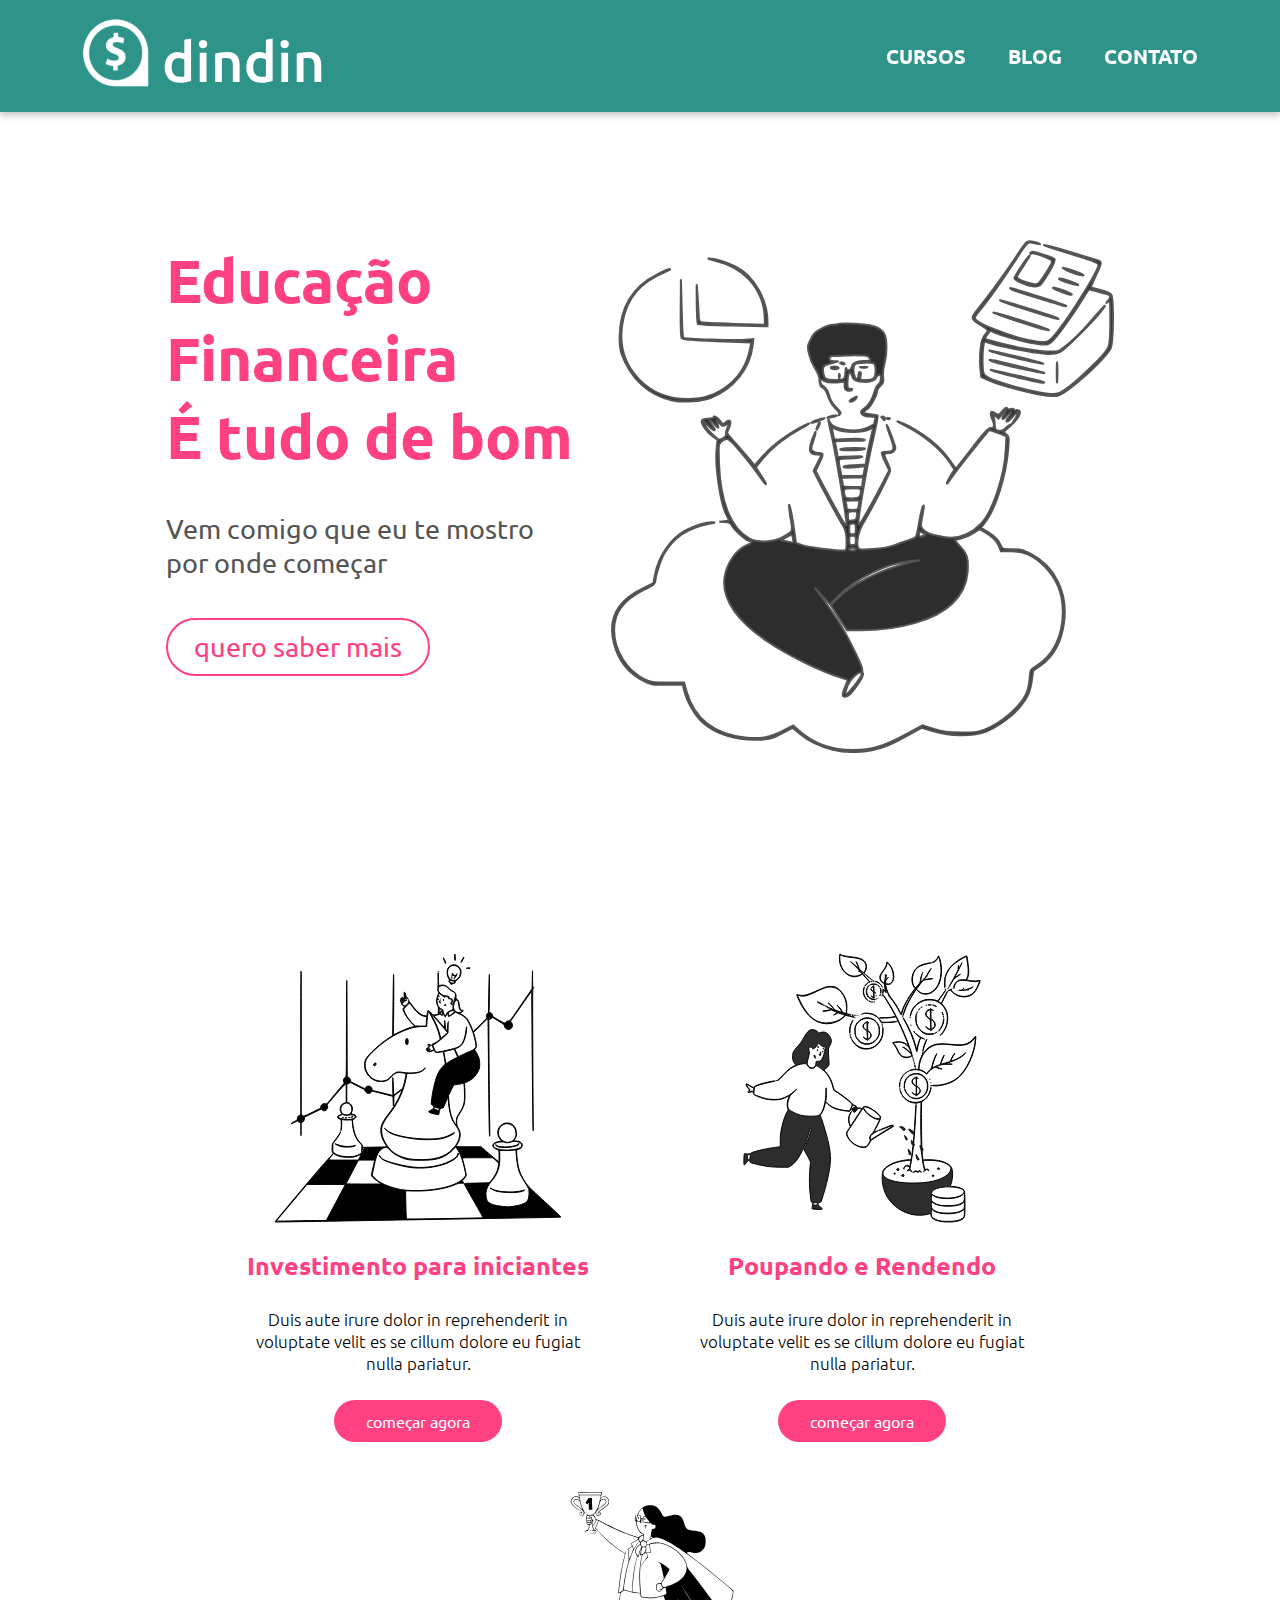
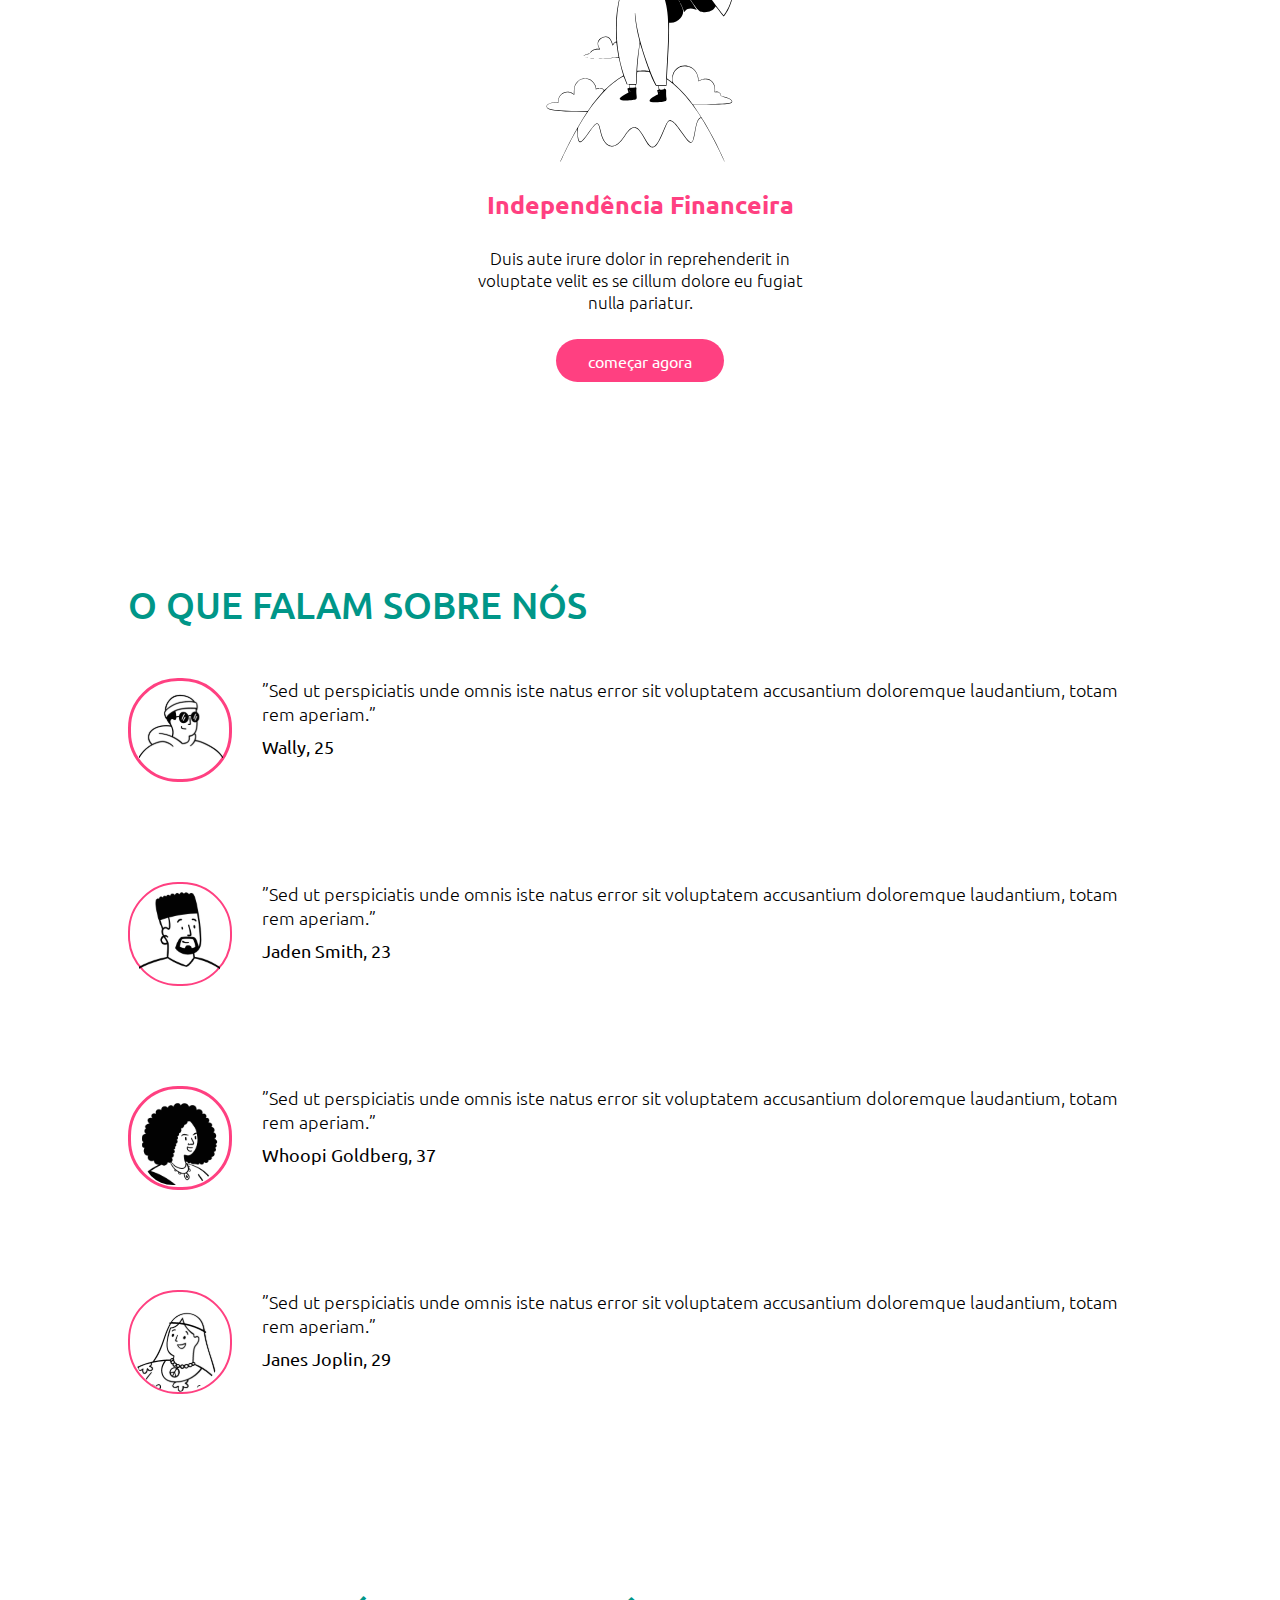
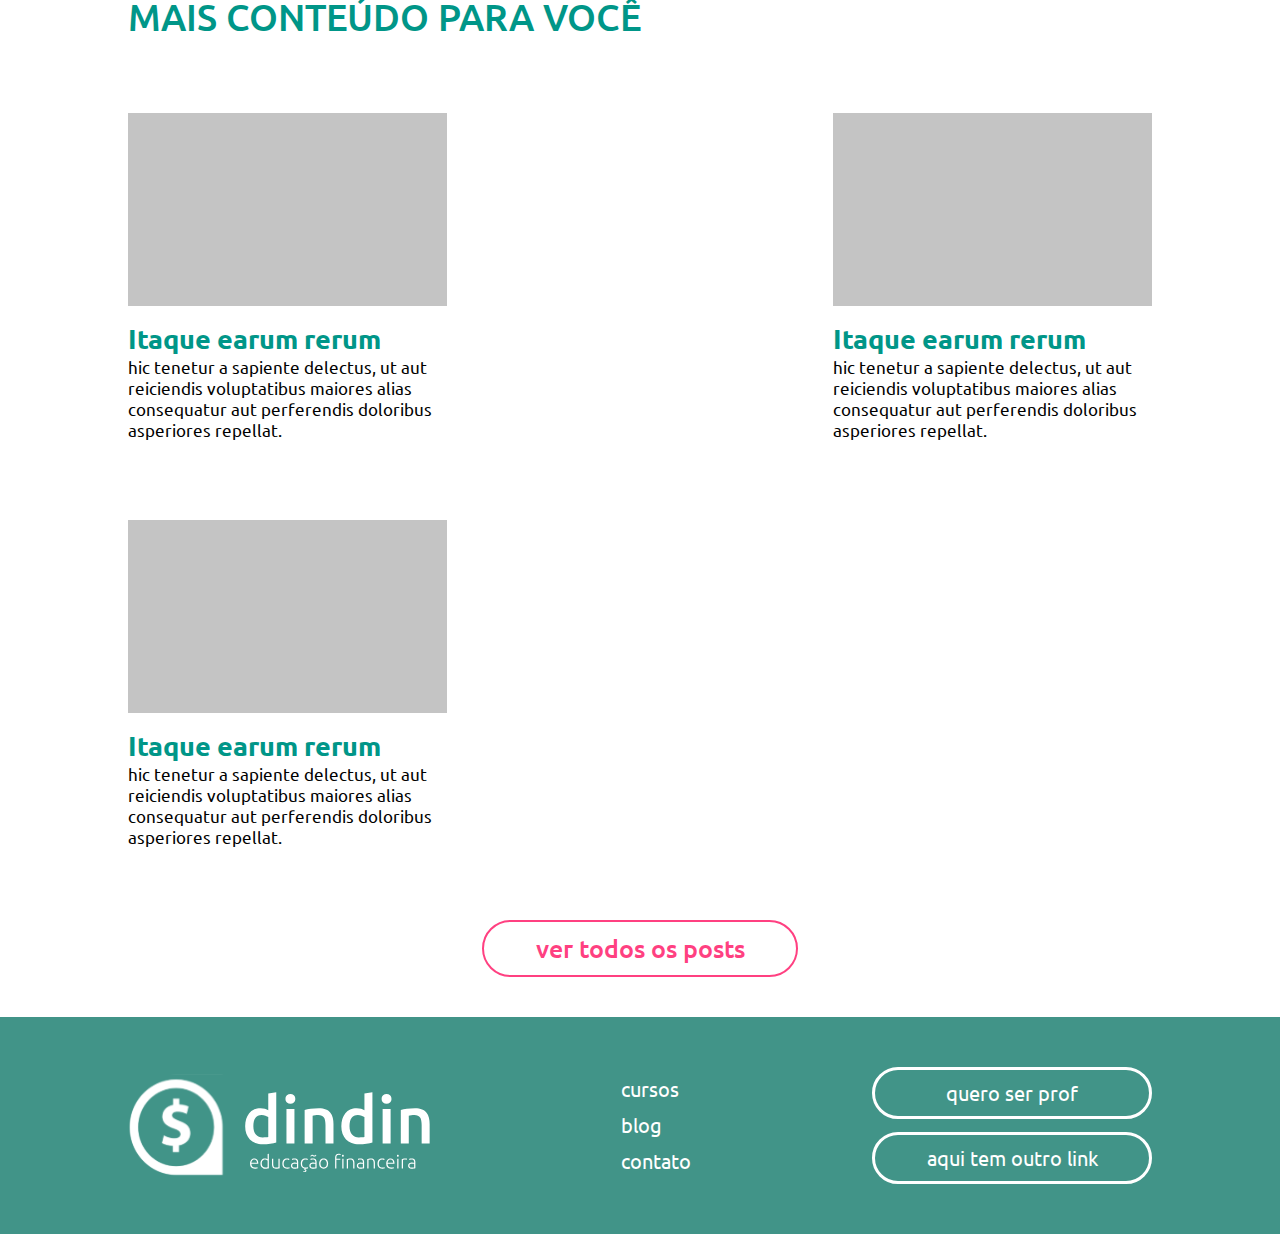
<file: index.html>
<!DOCTYPE html>
<html lang="en">

<head>
    <link rel="stylesheet" href="./style/global.css">
    <link rel="stylesheet" href="./style/homepage-style.css">
    <link rel="preconnect" href="https://fonts.googleapis.com">
    <link rel="preconnect" href="https://fonts.gstatic.com" crossorigin>
    <link  href="https://fonts.googleapis.com/css2?family=Ubuntu:ital,wght@0,300;0,400;0,500;0,700;1,300;1,400;1,500;1,700&display=swap" rel="stylesheet">
    <meta charset="UTF-8">
    <meta http-equiv="X-UA-Compatible" content="IE=edge">
    <meta name="viewport" content="width=device-width, initial-scale=1.0">
    <title>Início</title>

</head>

<body>

    <header class="header">
        <a href="index.html"><img src="./images/logo-header.svg" alt="" class="logo-header"></a>
        <div class="nav-container"> <a href="courses.html">CURSOS</a><a href="blog.html">BLOG</a><a href="contact.html">CONTATO</a> </div>
    </header>

    <main>
        <div class="banner">
            <div class="banner-content">
                <div>
                    <p class="banner-title">Educação</p>
                    <p class="banner-title">Financeira</p>
                    <p class="banner-title">É tudo de bom</p>
                </div>
                <div>
                    <p class="banner-text">Vem comigo que eu te mostro</p>
                    <p class="banner-text">por onde começar</p>
                </div>
                <a href="courses.html" class="banner-button">quero saber mais</a>
            </div>
            <img src="./images/ilustra-banner.svg" alt="banner" class="banner-img">
        </div>

        <div class="courses">
            <div class="course-card"><img src="./images/curso-1.svg" alt="" class="course-image">
                <p class="course-title">Investimento para iniciantes</p>
                <p class="course-description">Duis aute irure dolor in reprehenderit in voluptate velit es se cillum
                    dolore eu fugiat nulla pariatur.</p>
                <a href="course.html" class="course-button">começar agora</a>
            </div>
            <div class="course-card"><img src="./images/curso-2.svg" alt="" class="course-image">
                <p class="course-title">Poupando e Rendendo</p>
                <p class="course-description">Duis aute irure dolor in reprehenderit in voluptate velit es se cillum
                    dolore eu fugiat nulla pariatur.</p>
                <a href="course.html" class="course-button">começar agora</a>
            </div>
            <div class="course-card"><img src="./images/curso-3.svg" alt="" class="course-image">
                <p class="course-title">Independência Financeira</p>
                <p class="course-description">Duis aute irure dolor in reprehenderit in voluptate velit es se cillum
                    dolore eu fugiat nulla pariatur.</p>
                <a href="course.html" class="course-button">começar agora</a>
            </div>
        </div>

        <div class="statements">
            <div class="title">O QUE FALAM SOBRE NÓS</div>
            <div class="card-container">
                <div class="statements-card"><img src="./images/statements-icon-1.svg" alt="" class="statements-icon">
                    <div class="statements-content">
                        <span class="statements-text">
                            ”Sed ut perspiciatis unde omnis iste natus
                            error sit voluptatem accusantium doloremque
                            laudantium, totam
                            rem aperiam.”
                        </span>
                        <p class="statements-name">Wally, 25</p>
                    </div>
                </div>
                <div class="statements-card"><img src="./images/statements-icon-2.svg" alt="" class="statements-icon">
                    <div class="statements-content">
                        <span class="statements-text">
                            ”Sed ut perspiciatis unde omnis iste natus
                            error sit voluptatem accusantium doloremque
                            laudantium, totam
                            rem aperiam.”
                        </span>
                        <p class="statements-name">Jaden Smith, 23</p>
                    </div>
                </div>
                <div class="statements-card"><img src="./images/statements-icon-3.svg" alt="" class="statements-icon">
                    <div class="statements-content">
                        <span class="statements-text">
                            ”Sed ut perspiciatis unde omnis iste natus
                            error sit voluptatem accusantium doloremque
                            laudantium, totam
                            rem aperiam.”
                        </span>
                        <p class="statements-name">Whoopi Goldberg, 37</p>
                    </div>
                </div>
                <div class="statements-card"><img src="./images/statements-icon-4.svg" alt="" class="statements-icon">
                    <div class="statements-content">
                        <span class="statements-text">
                            ”Sed ut perspiciatis unde omnis iste natus
                            error sit voluptatem accusantium doloremque
                            laudantium, totam
                            rem aperiam.”
                        </span>
                        <p class="statements-name">Janes Joplin, 29</p>
                    </div>
                </div>
            </div>
        </div>

        <div class="blog">
            <div class="title">MAIS CONTEÚDO PARA VOCÊ</div>
            <div class="article-container">
                <div class="article">
                    <a href="article.html"><img src="./images/article-image.svg" alt="article image"></a>
                    <div>
                        <div class="article-title">Itaque earum rerum</div>
                        <p class="article-preview">
                            hic tenetur a sapiente delectus, ut aut reiciendis voluptatibus maiores alias consequatur
                            aut
                            perferendis doloribus asperiores repellat.</p>
                    </div>
                </div>
                <div class="article">
                    <a href="article.html"><img src="./images/article-image.svg" alt="article image"></a>
                    <div>
                        <div class="article-title">Itaque earum rerum</div>
                        <p class="article-preview">
                            hic tenetur a sapiente delectus, ut aut reiciendis voluptatibus maiores alias consequatur
                            aut
                            perferendis doloribus asperiores repellat.</p>
                    </div>
                </div>
                <div class="article">
                    <a href="article.html"><img src="./images/article-image.svg" alt="article image"></a>
                    <div>
                        <div class="article-title">Itaque earum rerum</div>
                        <p class="article-preview">
                            hic tenetur a sapiente delectus, ut aut reiciendis voluptatibus maiores alias consequatur
                            aut
                            perferendis doloribus asperiores repellat.</p>
                    </div>
                </div>
            </div>
            <a href="blog.html" class="more-blog">ver todos os posts</a>
        </div>


    </main>

    <footer class="footer">
        <img src="./images/logo-footer.svg" alt="" class="logo-footer">
        <div class="footer-nav"> <a href="courses.html">cursos</a><a href="blog.html">blog</a><a href="contact.html">contato</a> </div>
        <div class="footer-buttons"><a href="contact.html">quero ser prof</a><a href="article.html">aqui tem outro link</a></div>
    </footer>


</body>

</html>
</file>
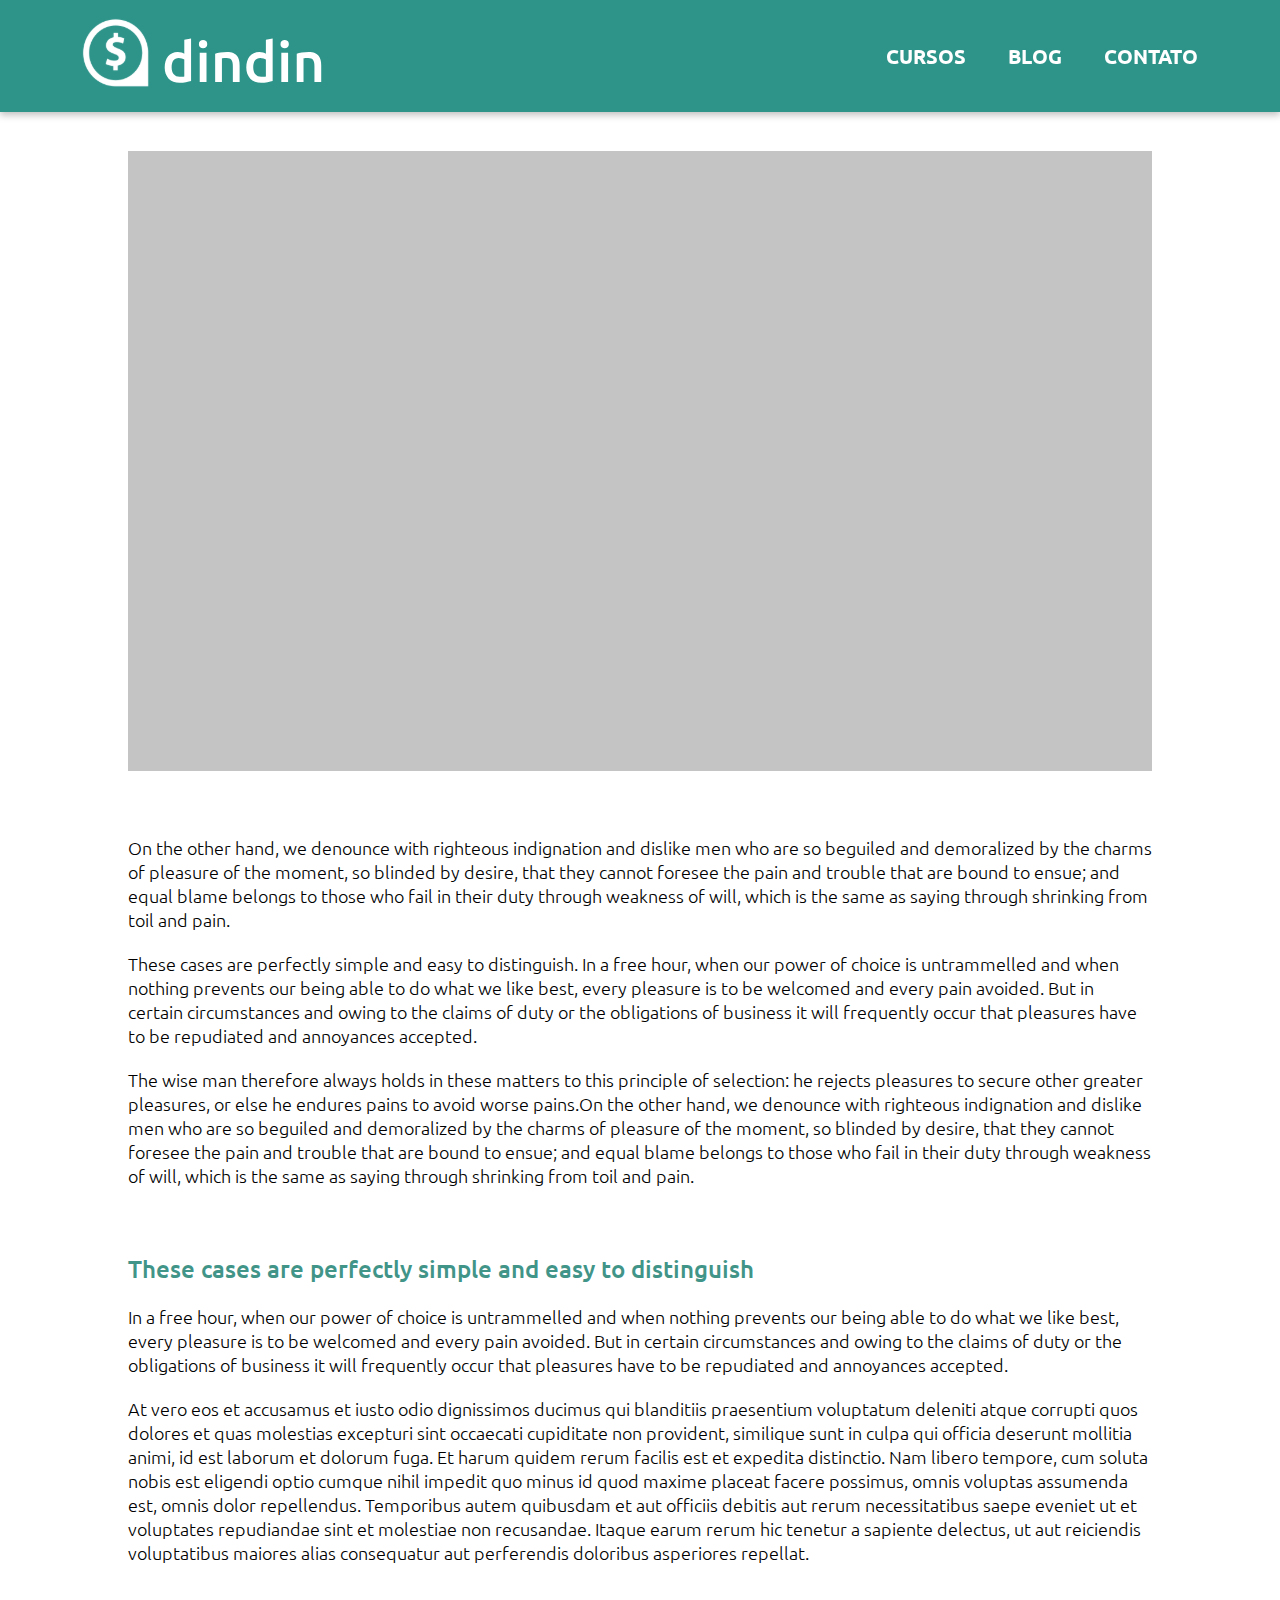
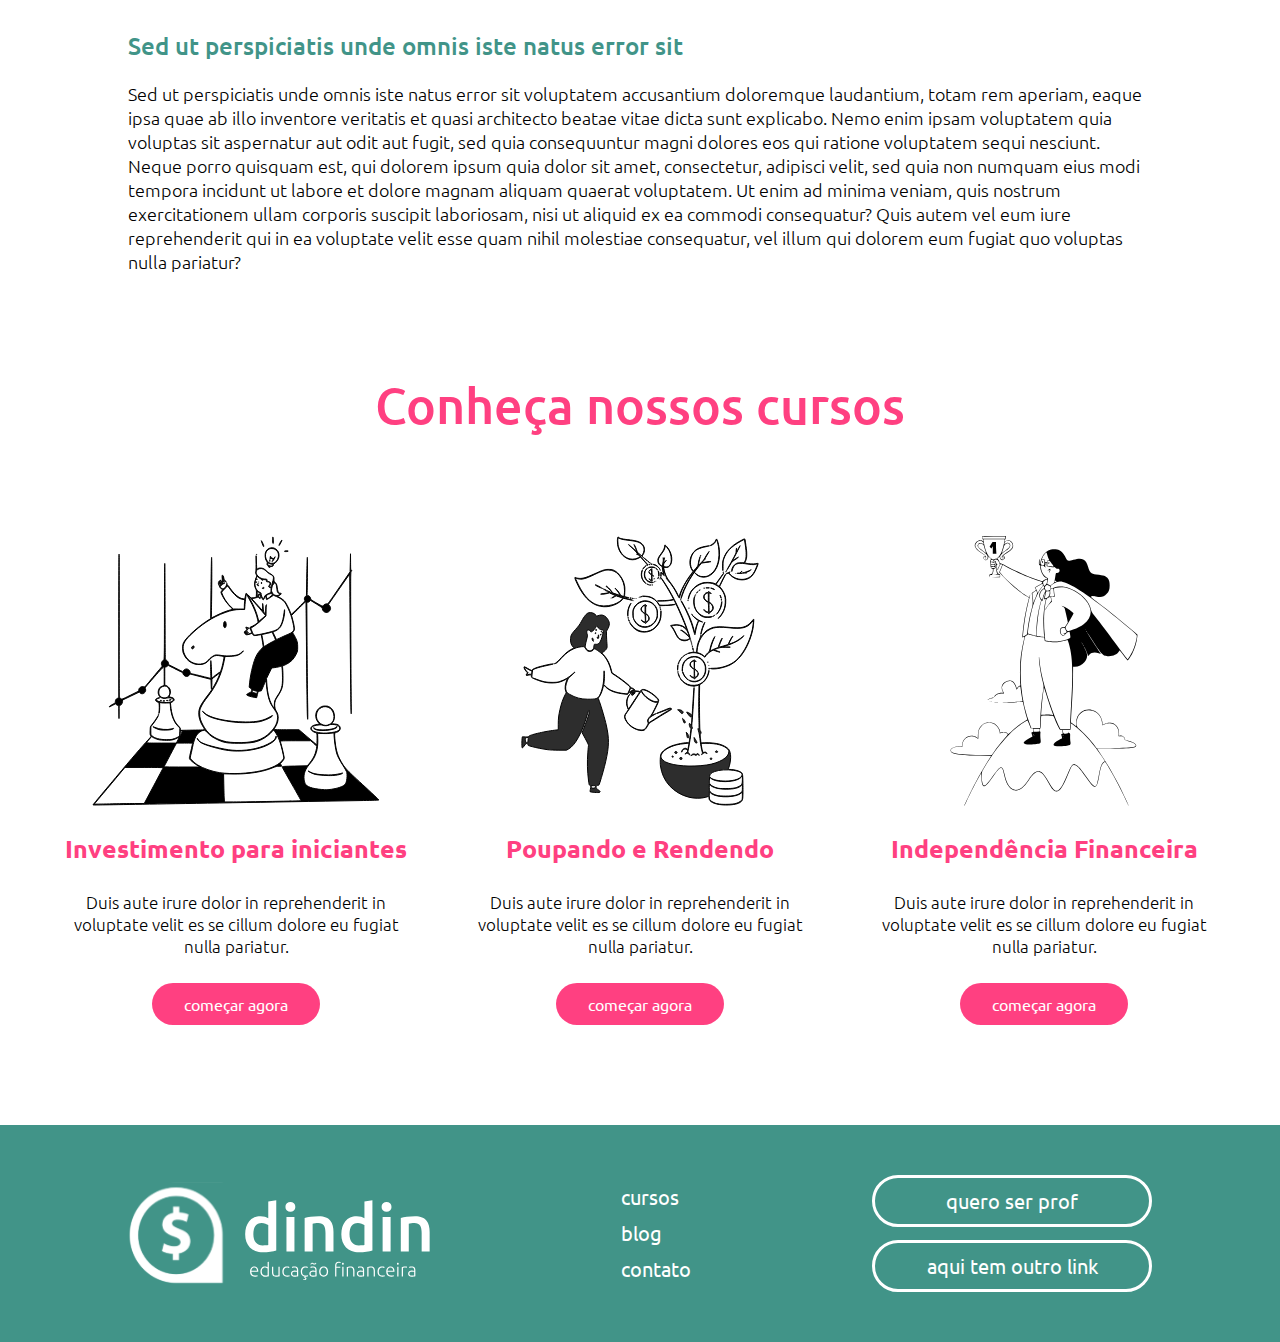
<file: article.html>
<!DOCTYPE html>
<html lang="en">

<head>
    <link rel="stylesheet" href="./style/global.css">
    <link rel="stylesheet" href="./style/article-style.css">
    <link rel="preconnect" href="https://fonts.googleapis.com">
    <link rel="preconnect" href="https://fonts.gstatic.com" crossorigin>
    <link
        href="https://fonts.googleapis.com/css2?family=Ubuntu:ital,wght@0,300;0,400;0,500;0,700;1,300;1,400;1,500;1,700&display=swap"
        rel="stylesheet">
    <meta charset="UTF-8">
    <meta http-equiv="X-UA-Compatible" content="IE=edge">
    <meta name="viewport" content="width=device-width, initial-scale=1.0">
    <title>Artigo</title>
</head>

<body>
    <header class="header">
        <a href="index.html"><img src="./images/logo-header.svg" alt="" class="logo-header"></a>
        <div class="nav-container"> <a href="courses.html">CURSOS</a><a href="blog.html">BLOG</a><a href="contact.html">CONTATO</a> </div>
    </header>

    <main class="main-container">
        <div class="article-container">
            <img src="./images/article-image.svg" alt="" class="article-image">
            <div class="auxiliar-container">
                <p class="article-text">On the other hand, we denounce with righteous indignation and dislike men who
                    are so beguiled and demoralized by the
                    charms of pleasure of the moment, so blinded by desire, that they cannot foresee the pain and
                    trouble that are bound to
                    ensue; and equal blame belongs to those who fail in their duty through weakness of will, which is
                    the same as saying
                    through shrinking from toil and pain.</p>
                <p class="article-text">These cases are perfectly simple and easy to distinguish. In a free hour, when
                    our power of choice is untrammelled and
                    when nothing prevents our being able to do what we like best, every pleasure is to be welcomed and
                    every pain avoided.
                    But in certain circumstances and owing to the claims of duty or the obligations of business it will
                    frequently occur
                    that pleasures have to be repudiated and annoyances accepted.</p>
                <p class="article-text">The wise man therefore always holds in these matters to this principle of
                    selection: he rejects pleasures to secure
                    other greater pleasures, or else he endures pains to avoid worse pains.On the other hand, we
                    denounce with righteous
                    indignation and dislike men who are so beguiled and demoralized by the charms of pleasure of the
                    moment, so blinded by
                    desire, that they cannot foresee the pain and trouble that are bound to ensue; and equal blame
                    belongs to those who fail
                    in their duty through weakness of will, which is the same as saying through shrinking from toil and
                    pain.</p>
            </div>
            <div class="auxiliar-container"><span class="article-subtitle">These cases are perfectly simple and easy to
                    distinguish</span>
                <p class="article-text">In a free hour, when our power of choice is untrammelled and when nothing
                    prevents our being able to do what we like
                    best, every pleasure is to be welcomed and every pain avoided. But in certain circumstances and
                    owing to the claims of
                    duty or the obligations of business it will frequently occur that pleasures have to be repudiated
                    and annoyances
                    accepted.</p>
                <p class="article-text">At vero eos et accusamus et iusto odio dignissimos ducimus qui blanditiis
                    praesentium voluptatum deleniti atque corrupti
                    quos dolores et quas molestias excepturi sint occaecati cupiditate non provident, similique sunt in
                    culpa qui officia
                    deserunt mollitia animi, id est laborum et dolorum fuga. Et harum quidem rerum facilis est et
                    expedita distinctio. Nam
                    libero tempore, cum soluta nobis est eligendi optio cumque nihil impedit quo minus id quod maxime
                    placeat facere
                    possimus, omnis voluptas assumenda est, omnis dolor repellendus. Temporibus autem quibusdam et aut
                    officiis debitis aut
                    rerum necessitatibus saepe eveniet ut et voluptates repudiandae sint et molestiae non recusandae.
                    Itaque earum rerum hic
                    tenetur a sapiente delectus, ut aut reiciendis voluptatibus maiores alias consequatur aut
                    perferendis doloribus
                    asperiores repellat.</p>
            </div>
            <div class="auxiliar-container"><span class="article-subtitle">Sed ut perspiciatis unde omnis iste natus
                    error sit</span>
                <p class="article-text">Sed ut perspiciatis unde omnis iste natus error sit voluptatem accusantium
                    doloremque laudantium, totam rem aperiam,
                    eaque ipsa quae ab illo inventore veritatis et quasi architecto beatae vitae dicta sunt explicabo.
                    Nemo enim ipsam
                    voluptatem quia voluptas sit aspernatur aut odit aut fugit, sed quia consequuntur magni dolores eos
                    qui ratione
                    voluptatem sequi nesciunt. Neque porro quisquam est, qui dolorem ipsum quia dolor sit amet,
                    consectetur, adipisci velit,
                    sed quia non numquam eius modi tempora incidunt ut labore et dolore magnam aliquam quaerat
                    voluptatem. Ut enim ad minima
                    veniam, quis nostrum exercitationem ullam corporis suscipit laboriosam, nisi ut aliquid ex ea
                    commodi consequatur? Quis
                    autem vel eum iure reprehenderit qui in ea voluptate velit esse quam nihil molestiae consequatur,
                    vel illum qui dolorem
                    eum fugiat quo voluptas nulla pariatur?</p>
            </div>
        </div>
        <div class="courses-intro">
            <span class="courses-title">Conheça nossos cursos</span>
            <div class="courses">
                <div class="course-card"><img src="./images/curso-1.svg" alt="" class="course-image">
                    <p class="course-title">Investimento para iniciantes</p>
                    <p class="course-description">Duis aute irure dolor in reprehenderit in voluptate velit es se cillum
                        dolore eu fugiat nulla pariatur.</p>
                    <a href="" class="course-button">começar agora</a>
                </div>
                <div class="course-card"><img src="./images/curso-2.svg" alt="" class="course-image">
                    <p class="course-title">Poupando e Rendendo</p>
                    <p class="course-description">Duis aute irure dolor in reprehenderit in voluptate velit es se cillum
                        dolore eu fugiat nulla pariatur.</p>
                    <a href="" class="course-button">começar agora</a>
                </div>
                <div class="course-card"><img src="./images/curso-3.svg" alt="" class="course-image">
                    <p class="course-title">Independência Financeira</p>
                    <p class="course-description">Duis aute irure dolor in reprehenderit in voluptate velit es se cillum
                        dolore eu fugiat nulla pariatur.</p>
                    <a href="" class="course-button">começar agora</a>
                </div>
            </div>
        </div>
    </main>

    <footer class="footer">
        <img src="./images/logo-footer.svg" alt="" class="logo-footer">
        <div class="footer-nav"> <a href="courses.html">cursos</a><a href="blog.html">blog</a><a href="contact.html">contato</a> </div>
        <div class="footer-buttons"><a href="contact.html">quero ser prof</a><a href="article.html">aqui tem outro link</a></div>
    </footer>
</body>

</html>
</file>
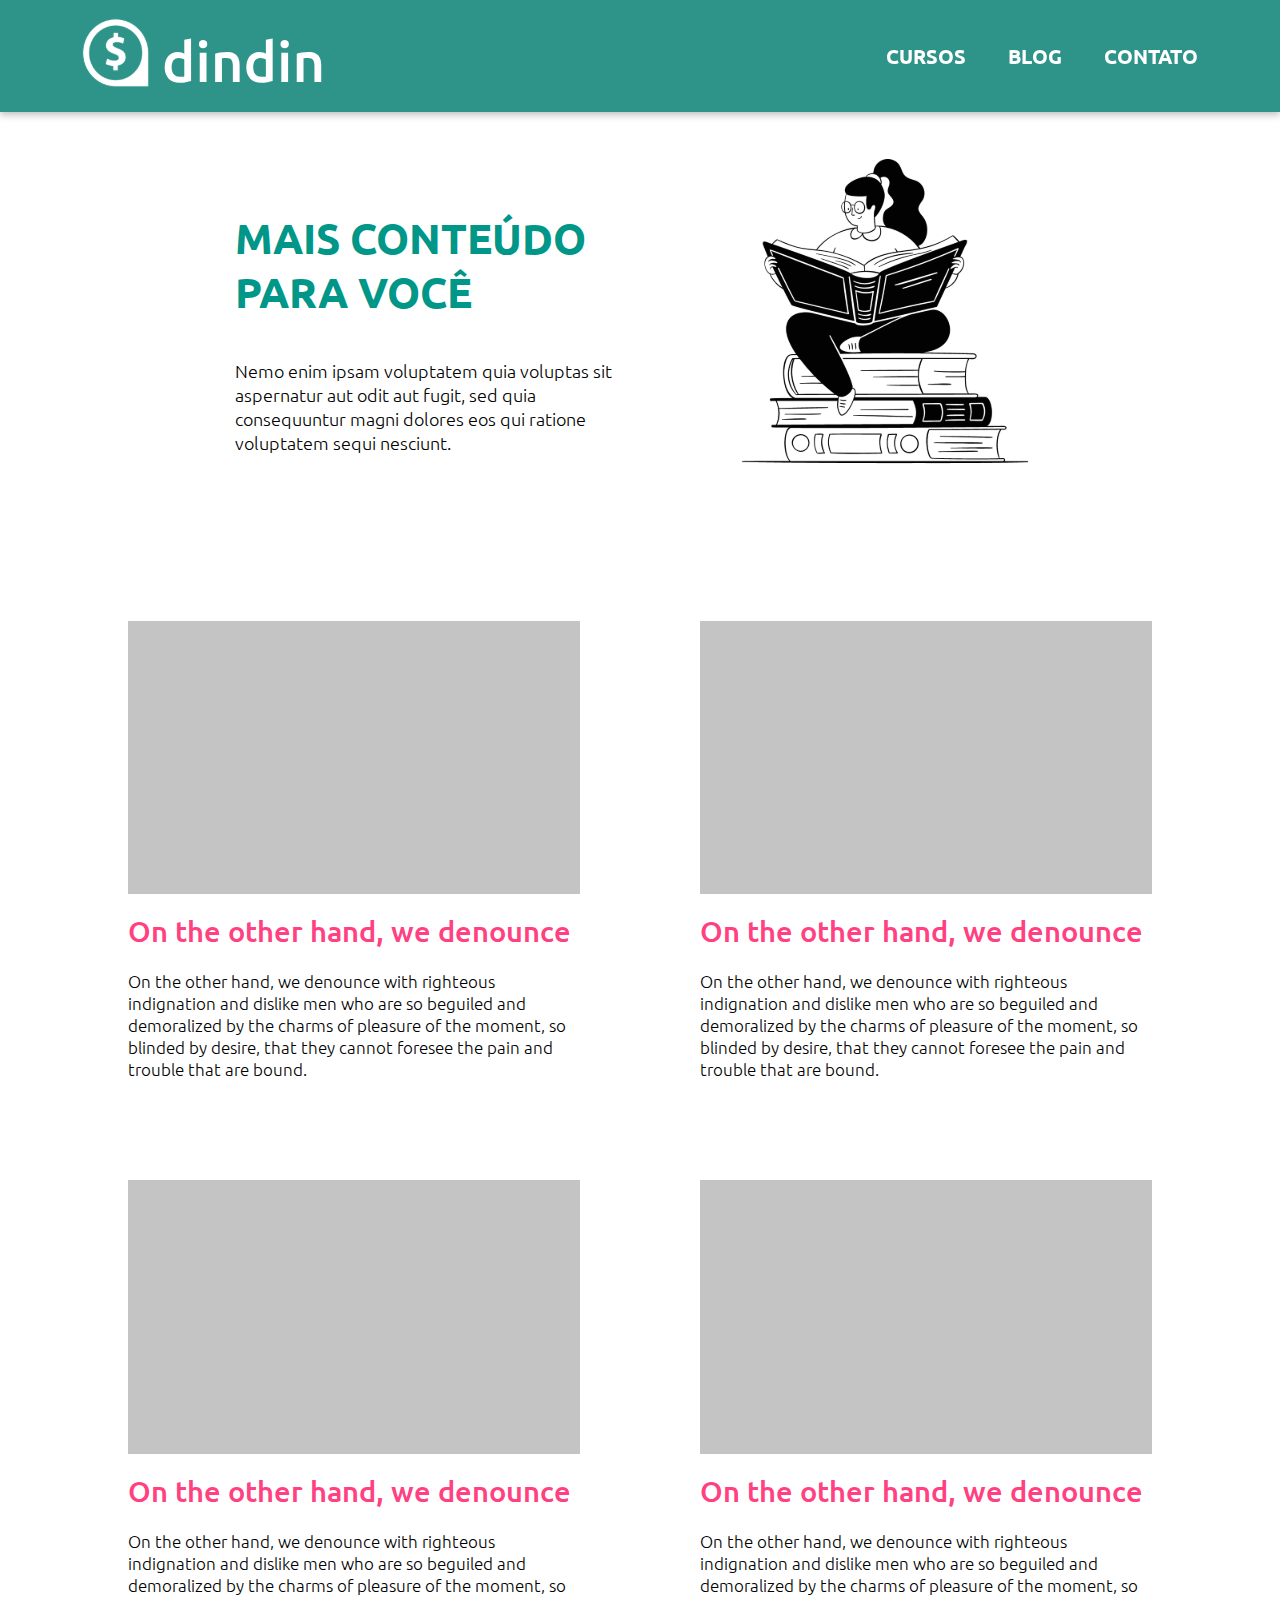
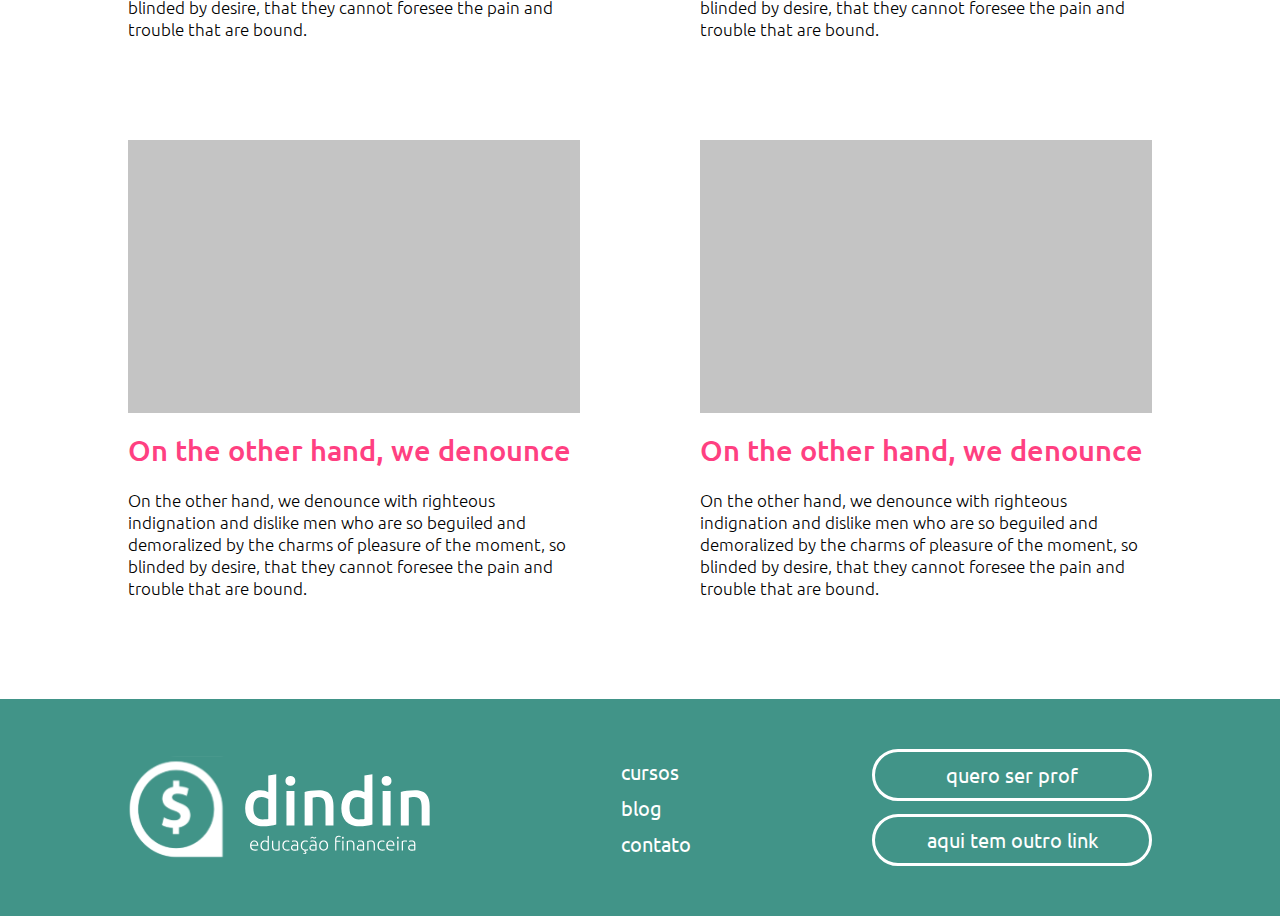
<file: blog.html>
<!DOCTYPE html>
<html lang="en">

<head>
    <link rel="stylesheet" href="./style/global.css">
    <link rel="stylesheet" href="./style/blog-style.css">
    <link rel="preconnect" href="https://fonts.googleapis.com">
    <link rel="preconnect" href="https://fonts.gstatic.com" crossorigin>
    <link href="https://fonts.googleapis.com/css2?family=Ubuntu:ital,wght@0,300;0,400;0,500;0,700;1,300;1,400;1,500;1,700&display=swap" rel="stylesheet">
    <meta charset="UTF-8">
    <meta http-equiv="X-UA-Compatible" content="IE=edge">
    <meta name="viewport" content="width=device-width, initial-scale=1.0">
    <title>Blog</title>
</head>

<body>
    <header class="header">
        <a href="index.html"><img src="./images/logo-header.svg" alt="" class="logo-header"></a>
        <div class="nav-container"> <a href="courses.html">CURSOS</a><a href="blog.html">BLOG</a><a href="contact.html">CONTATO</a> </div>
    </header>

    <main class="main-container">
        <div class="intro">
            <div class="intro-content">
                <span class="intro-title">MAIS CONTEÚDO PARA VOCÊ</span>
                <p class="intro-text">Nemo enim ipsam voluptatem quia voluptas sit aspernatur aut odit aut fugit, sed
                    quia consequuntur magni dolores eos qui ratione voluptatem sequi nesciunt. </p>
            </div>
            <img src="./images/blog-image.svg" alt="" class="intro-image">

        </div>

        <div class="article-container">
            <div class="article-card"><a href="article.html"><img src="./images/article-image.svg" alt="" class="article-image"></a>
                <div class="article-content"><span class="article-title">On the other hand, we denounce</span>
                    <p class="article-text">On the other hand, we denounce with righteous indignation and dislike men
                        who are so beguiled and demoralized by the charms of pleasure of the moment, so blinded by
                        desire, that they cannot foresee the pain and trouble that are bound.</p>
                </div>
            </div>
            <div class="article-card"><a href="article.html"><img src="./images/article-image.svg" alt="" class="article-image"></a>
                <div class="article-content"><span class="article-title">On the other hand, we denounce</span>
                    <p class="article-text">On the other hand, we denounce with righteous indignation and dislike men
                        who are so beguiled and demoralized by the charms of pleasure of the moment, so blinded by
                        desire, that they cannot foresee the pain and trouble that are bound.</p>
                </div>
            </div>
            <div class="article-card"><a href="article.html"><img src="./images/article-image.svg" alt="" class="article-image"></a>
                <div class="article-content"><span class="article-title">On the other hand, we denounce</span>
                    <p class="article-text">On the other hand, we denounce with righteous indignation and dislike men
                        who are so beguiled and demoralized by the charms of pleasure of the moment, so blinded by
                        desire, that they cannot foresee the pain and trouble that are bound.</p>
                </div>
            </div>
            <div class="article-card"><a href="article.html"><img src="./images/article-image.svg" alt="" class="article-image"></a>
                <div class="article-content"><span class="article-title">On the other hand, we denounce</span>
                    <p class="article-text">On the other hand, we denounce with righteous indignation and dislike men
                        who are so beguiled and demoralized by the charms of pleasure of the moment, so blinded by
                        desire, that they cannot foresee the pain and trouble that are bound.</p>
                </div>
            </div>
            <div class="article-card"><a href="article.html"><img src="./images/article-image.svg" alt="" class="article-image"></a>
                <div class="article-content"><span class="article-title">On the other hand, we denounce</span>
                    <p class="article-text">On the other hand, we denounce with righteous indignation and dislike men
                        who are so beguiled and demoralized by the charms of pleasure of the moment, so blinded by
                        desire, that they cannot foresee the pain and trouble that are bound.</p>
                </div>
            </div>
            <div class="article-card"><a href="article.html"><img src="./images/article-image.svg" alt="" class="article-image"></a>
                <div class="article-content"><span class="article-title">On the other hand, we denounce</span>
                    <p class="article-text">On the other hand, we denounce with righteous indignation and dislike men
                        who are so beguiled and demoralized by the charms of pleasure of the moment, so blinded by
                        desire, that they cannot foresee the pain and trouble that are bound.</p>
                </div>
            </div>
        </div>

    </main>

    <footer class="footer">
        <img src="./images/logo-footer.svg" alt="" class="logo-footer">
        <div class="footer-nav"> <a href="courses.html">cursos</a><a href="blog.html">blog</a><a href="contact.html">contato</a> </div>
        <div class="footer-buttons"><a href="contact.html">quero ser prof</a><a href="article.html">aqui tem outro link</a></div>
    </footer>

</body>

</html>
</file>
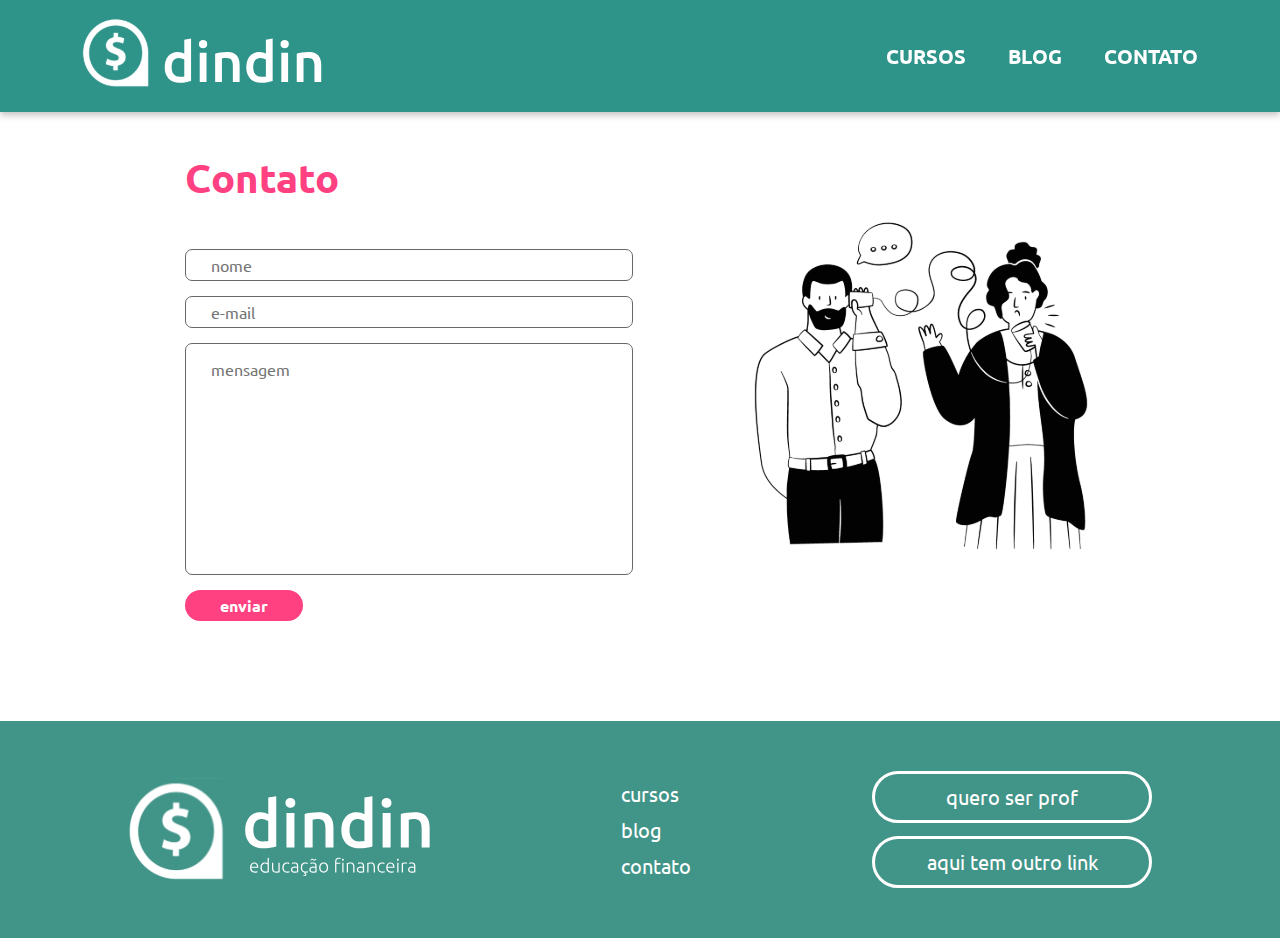
<file: contact.html>
<!DOCTYPE html>
<html lang="en">
<head>
    <link rel="stylesheet" href="./style/global.css">
    <link rel="stylesheet" href="./style/contact-style.css">
    <link rel="preconnect" href="https://fonts.googleapis.com">
    <link rel="preconnect" href="https://fonts.gstatic.com" crossorigin>
    <link href="https://fonts.googleapis.com/css2?family=Ubuntu:ital,wght@0,300;0,400;0,500;0,700;1,300;1,400;1,500;1,700&display=swap" rel="stylesheet">
    <meta charset="UTF-8">
    <meta http-equiv="X-UA-Compatible" content="IE=edge">
    <meta name="viewport" content="width=device-width, initial-scale=1.0">
    <title>Contato</title>
</head>
<body>
    <header class="header">
        <a href="index.html"><img src="./images/logo-header.svg" alt="" class="logo-header"></a>
        <div class="nav-container"> <a href="courses.html">CURSOS</a><a href="blog.html">BLOG</a><a href="contact.html">CONTATO</a> </div>
    </header>

    <main class="main-container">
        <div class="contact-container">
            <form action="" class="contact-form">
                <span class="contact-title">Contato</span>
                <input type="text" class="input" placeholder="nome">
                <input type="email" class="input" placeholder="e-mail">
                <textarea name="" id="" cols="30" rows="10" class="message" placeholder="mensagem"></textarea>
                <button type="submit" class="contact-button">enviar</button>
            </form>

            <img src="./images/contact-image.svg" alt="" class="contact-image">
        </div>
    </main>

    <footer class="footer">
        <img src="./images/logo-footer.svg" alt="" class="logo-footer">
        <div class="footer-nav"> <a href="courses.html">cursos</a><a href="blog.html">blog</a><a href="contact.html">contato</a> </div>
        <div class="footer-buttons"><a href="contact.html">quero ser prof</a><a href="article.html">aqui tem outro link</a></div>
    </footer>
</body>
</html>
</file>
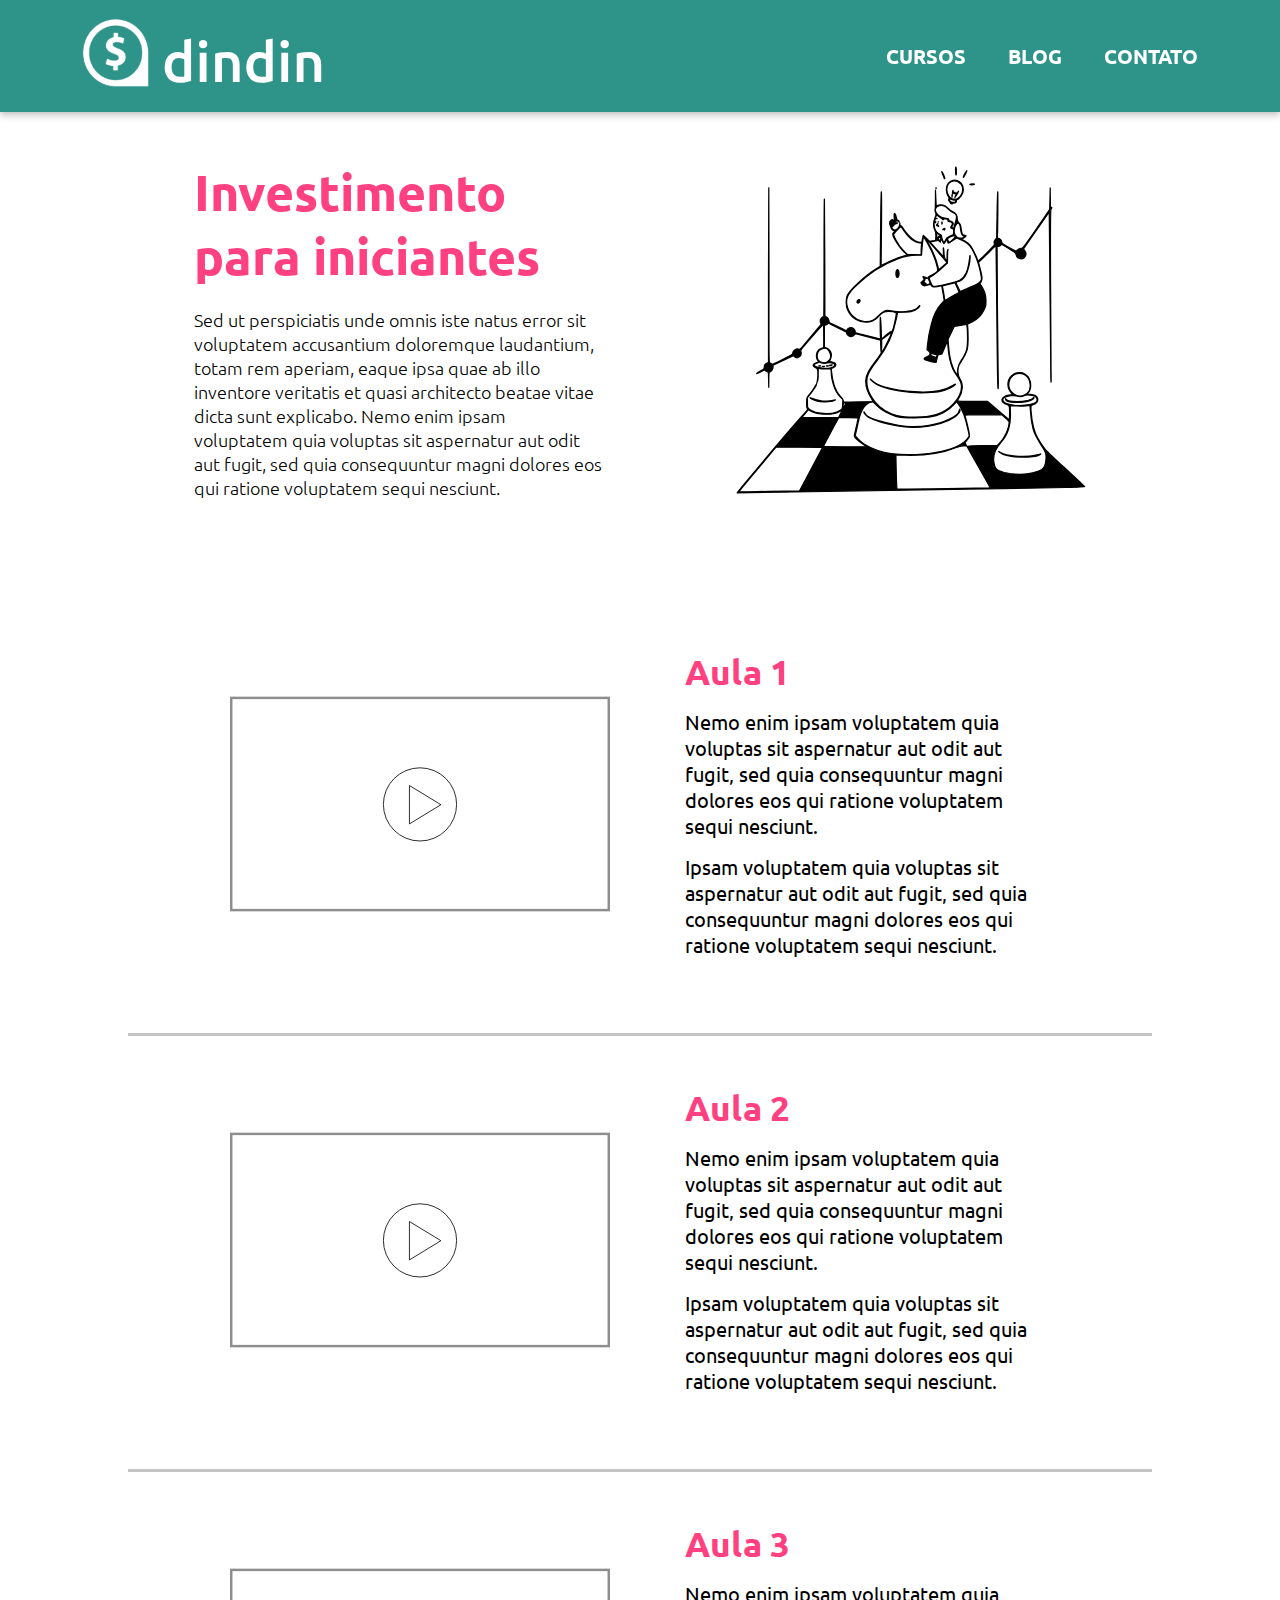
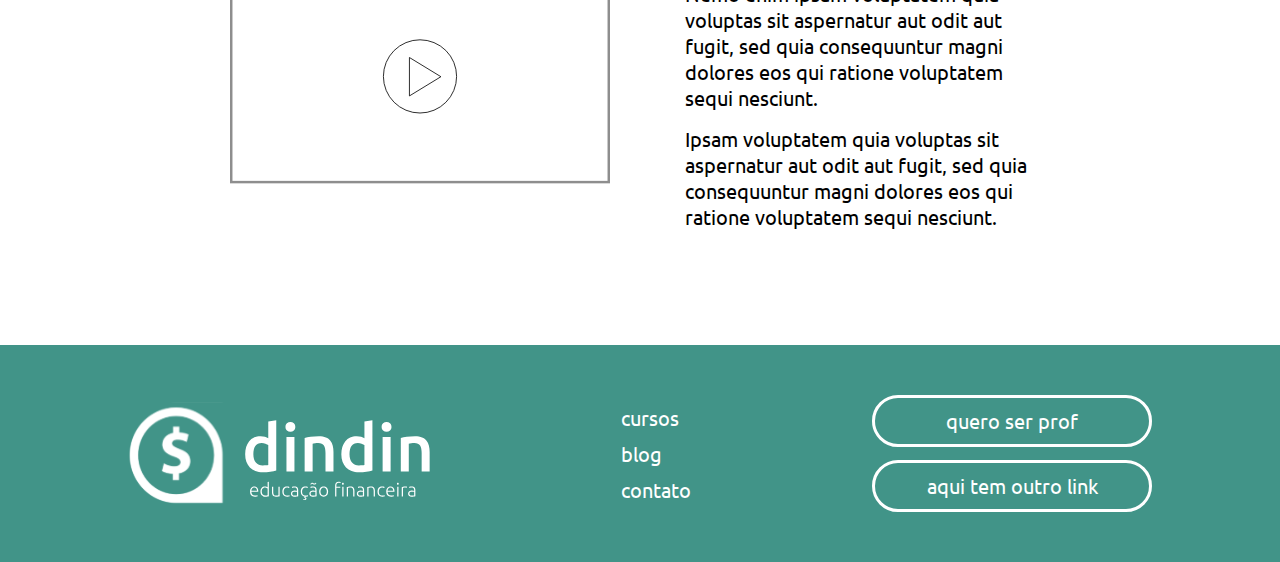
<file: course.html>
<!DOCTYPE html>
<html lang="en">

<head>
    <link rel="stylesheet" href="./style/global.css">
    <link rel="stylesheet" href="./style/course-style.css">
    <link rel="preconnect" href="https://fonts.googleapis.com">
    <link rel="preconnect" href="https://fonts.gstatic.com" crossorigin>
    <link href="https://fonts.googleapis.com/css2?family=Ubuntu:ital,wght@0,300;0,400;0,500;0,700;1,300;1,400;1,500;1,700&display=swap" rel="stylesheet">
    <meta charset="UTF-8">
    <meta http-equiv="X-UA-Compatible" content="IE=edge">
    <meta name="viewport" content="width=device-width, initial-scale=1.0">
    <title>Curso</title>
</head>

<body>
    <header class="header">
        <a href="index.html"><img src="./images/logo-header.svg" alt="" class="logo-header"></a>
        <div class="nav-container"> <a href="courses.html">CURSOS</a><a href="blog.html">BLOG</a><a href="contact.html">CONTATO</a> </div>
    </header>

    <main class="main-container">

        <div class="course-intro">
            <div class="course-content">
                <span class="course-title">Investimento
                    para iniciantes</span>
                <p class="course-text">Sed ut perspiciatis unde omnis iste natus error sit voluptatem accusantium
                    doloremque laudantium, totam rem aperiam, eaque ipsa quae ab illo inventore veritatis et quasi
                    architecto beatae vitae dicta sunt explicabo. Nemo enim ipsam voluptatem quia voluptas sit
                    aspernatur aut odit aut fugit, sed quia consequuntur magni dolores eos qui ratione voluptatem sequi
                    nesciunt. </p>
            </div>
            <img src="./images/curso-1.svg" alt="" class="course-image">
        </div>

        <div class="classes">

            <div class="auxiliar-container">
                <div class="classes-container">
                    <img src="./images/course-video-1.svg" alt="" class="classes-video">
                    <div class="classes-content">
                        <span class="classes-title">Aula 1</span>
                        <p class="classes-text">Nemo enim ipsam voluptatem quia voluptas sit aspernatur aut odit aut
                            fugit,
                            sed quia consequuntur magni dolores eos qui ratione voluptatem sequi nesciunt.
                        </p>

                        <p class="classes-text">Ipsam voluptatem quia voluptas sit aspernatur aut odit aut fugit, sed
                            quia consequuntur
                            magni
                            dolores eos qui ratione voluptatem sequi nesciunt.
                        </p>
                    </div>
                </div>


            </div>

            <div class="auxiliar-container">
                <div class="classes-container">
                    <img src="./images/course-video-1.svg" alt="" class="classes-video">
                    <div class="classes-content">
                        <span class="classes-title">Aula 2</span>
                        <p class="classes-text">Nemo enim ipsam voluptatem quia voluptas sit aspernatur aut odit aut
                            fugit,
                            sed quia consequuntur magni dolores eos qui ratione voluptatem sequi nesciunt.
                        </p>

                        <p class="classes-text">Ipsam voluptatem quia voluptas sit aspernatur aut odit aut fugit, sed
                            quia consequuntur
                            magni
                            dolores eos qui ratione voluptatem sequi nesciunt.
                        </p>
                    </div>
                </div>

            </div>

            <div class="auxiliar-container" id="last-container">
                <div class="classes-container">
                    <img src="./images/course-video-1.svg" alt="" class="classes-video">
                    <div class="classes-content">
                        <span class="classes-title">Aula 3</span>
                        <p class="classes-text">Nemo enim ipsam voluptatem quia voluptas sit aspernatur aut odit aut
                            fugit,
                            sed quia consequuntur magni dolores eos qui ratione voluptatem sequi nesciunt.
                        </p>

                        <p class="classes-text">Ipsam voluptatem quia voluptas sit aspernatur aut odit aut fugit, sed
                            quia consequuntur
                            magni
                            dolores eos qui ratione voluptatem sequi nesciunt.
                        </p>
                    </div>
                </div>

            </div>

    </main>

    <footer class="footer">
        <img src="./images/logo-footer.svg" alt="" class="logo-footer">
        <div class="footer-nav"> <a href="courses.html">cursos</a><a href="blog.html">blog</a><a href="contact.html">contato</a> </div>
        <div class="footer-buttons"><a href="contact.html">quero ser prof</a><a href="article.html">aqui tem outro link</a></div>
    </footer>
</body>

</html>
</file>
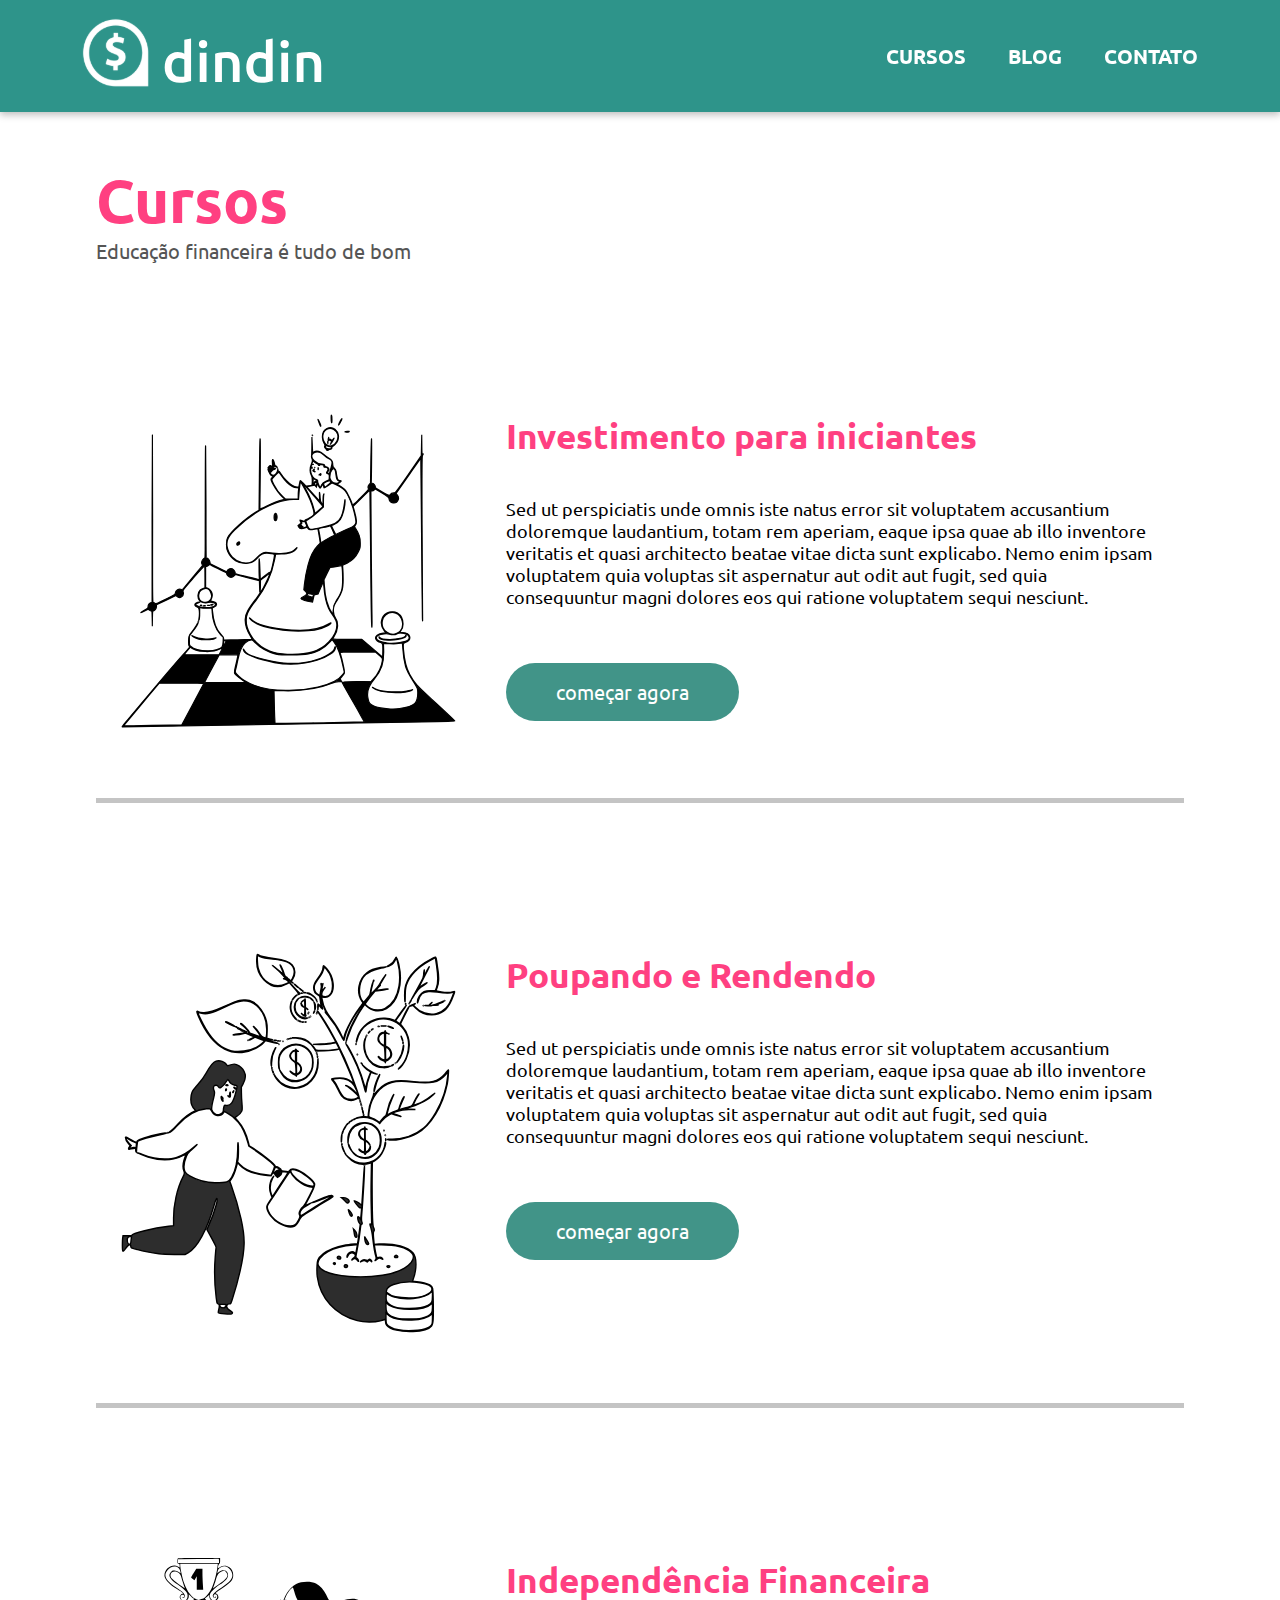
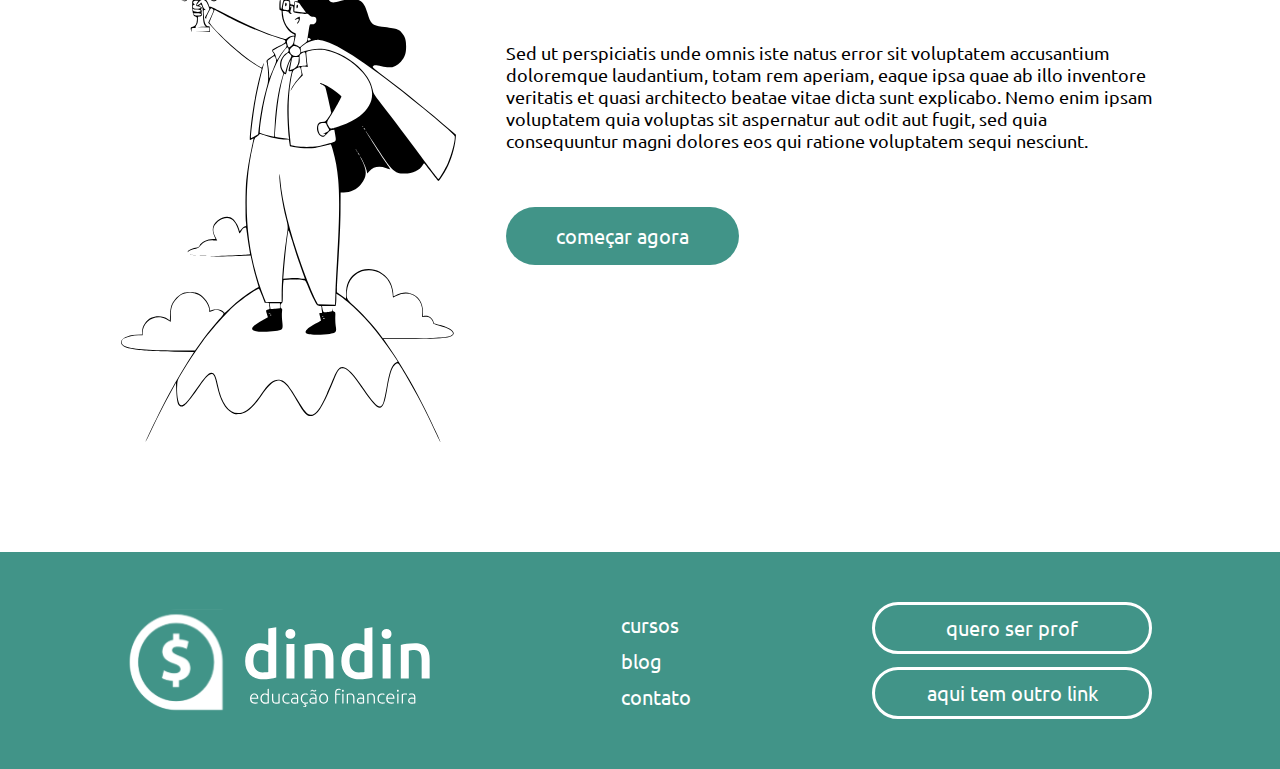
<file: courses.html>
<!DOCTYPE html>
<html lang="en">

<head>
    <link rel="stylesheet" href="./style/global.css">
    <link rel="stylesheet" href="./style/courses-style.css">
    <link rel="preconnect" href="https://fonts.googleapis.com">
    <link rel="preconnect" href="https://fonts.gstatic.com" crossorigin>
    <link href="https://fonts.googleapis.com/css2?family=Ubuntu:ital,wght@0,300;0,400;0,500;0,700;1,300;1,400;1,500;1,700&display=swap" rel="stylesheet">
    <meta charset="UTF-8">
    <meta http-equiv="X-UA-Compatible" content="IE=edge">
    <meta name="viewport" content="width=device-width, initial-scale=1.0">
    <title>Cursos</title>
</head>

<body>

    <header class="header">
        <a href="index.html"><img src="./images/logo-header.svg" alt="" class="logo-header"></a>
        <div class="nav-container"> <a href="courses.html">CURSOS</a><a href="blog.html">BLOG</a><a href="contact.html">CONTATO</a> </div>
    </header>

    <main class="main-container">
        <div class="intro-content">
            <span class="intro-title">Cursos</span>
            <p class="intro-text">Educação financeira é tudo de bom</p>
        </div>

        <div class="course-container">
            <img src="./images/curso-1.svg" alt="" class="course-image">
            <div class="course-content"><span class="course-title">Investimento para iniciantes</span>
                <span>
                    <p class="course-text">Sed ut perspiciatis unde omnis iste natus error sit voluptatem accusantium
                        doloremque laudantium, totam rem aperiam, eaque ipsa quae ab illo inventore veritatis et quasi
                        architecto beatae vitae dicta sunt explicabo. Nemo enim ipsam voluptatem quia voluptas sit
                        aspernatur aut odit aut fugit, sed quia consequuntur magni dolores eos qui ratione voluptatem
                        sequi nesciunt.</p>
                </span>
                <a href="course.html" class="course-button">começar agora</a>
            </div>
        </div>
        <div class="course-container">
            <img src="./images/curso-2.svg" alt="" class="course-image">
            <div class="course-content"><span class="course-title">Poupando e Rendendo</span>
                <span>
                    <p class="course-text">Sed ut perspiciatis unde omnis iste natus error sit voluptatem accusantium
                        doloremque laudantium, totam rem aperiam, eaque ipsa quae ab illo inventore veritatis et quasi
                        architecto beatae vitae dicta sunt explicabo. Nemo enim ipsam voluptatem quia voluptas sit
                        aspernatur aut odit aut fugit, sed quia consequuntur magni dolores eos qui ratione voluptatem
                        sequi nesciunt.</p>
                </span>
                <a href="course.html" class="course-button">começar agora</a>
            </div>
        </div>
        <div class="course-container" id="last-course">
            <img src="./images/curso-3.svg" alt="" class="course-image">
            <div class="course-content"><span class="course-title">Independência Financeira</span>
                <span>
                    <p class="course-text">Sed ut perspiciatis unde omnis iste natus error sit voluptatem accusantium
                        doloremque laudantium, totam rem aperiam, eaque ipsa quae ab illo inventore veritatis et quasi
                        architecto beatae vitae dicta sunt explicabo. Nemo enim ipsam voluptatem quia voluptas sit
                        aspernatur aut odit aut fugit, sed quia consequuntur magni dolores eos qui ratione voluptatem
                        sequi nesciunt.</p>
                </span>
                <a href="course.html" class="course-button">começar agora</a>
            </div>
        </div>
    </main>

    <footer class="footer">
        <img src="./images/logo-footer.svg" alt="" class="logo-footer">
        <div class="footer-nav"> <a href="courses.html">cursos</a><a href="blog.html">blog</a><a href="contact.html">contato</a> </div>
        <div class="footer-buttons"><a href="contact.html">quero ser prof</a><a href="article.html">aqui tem outro link</a></div>
    </footer>

</body>

</html>
</file>
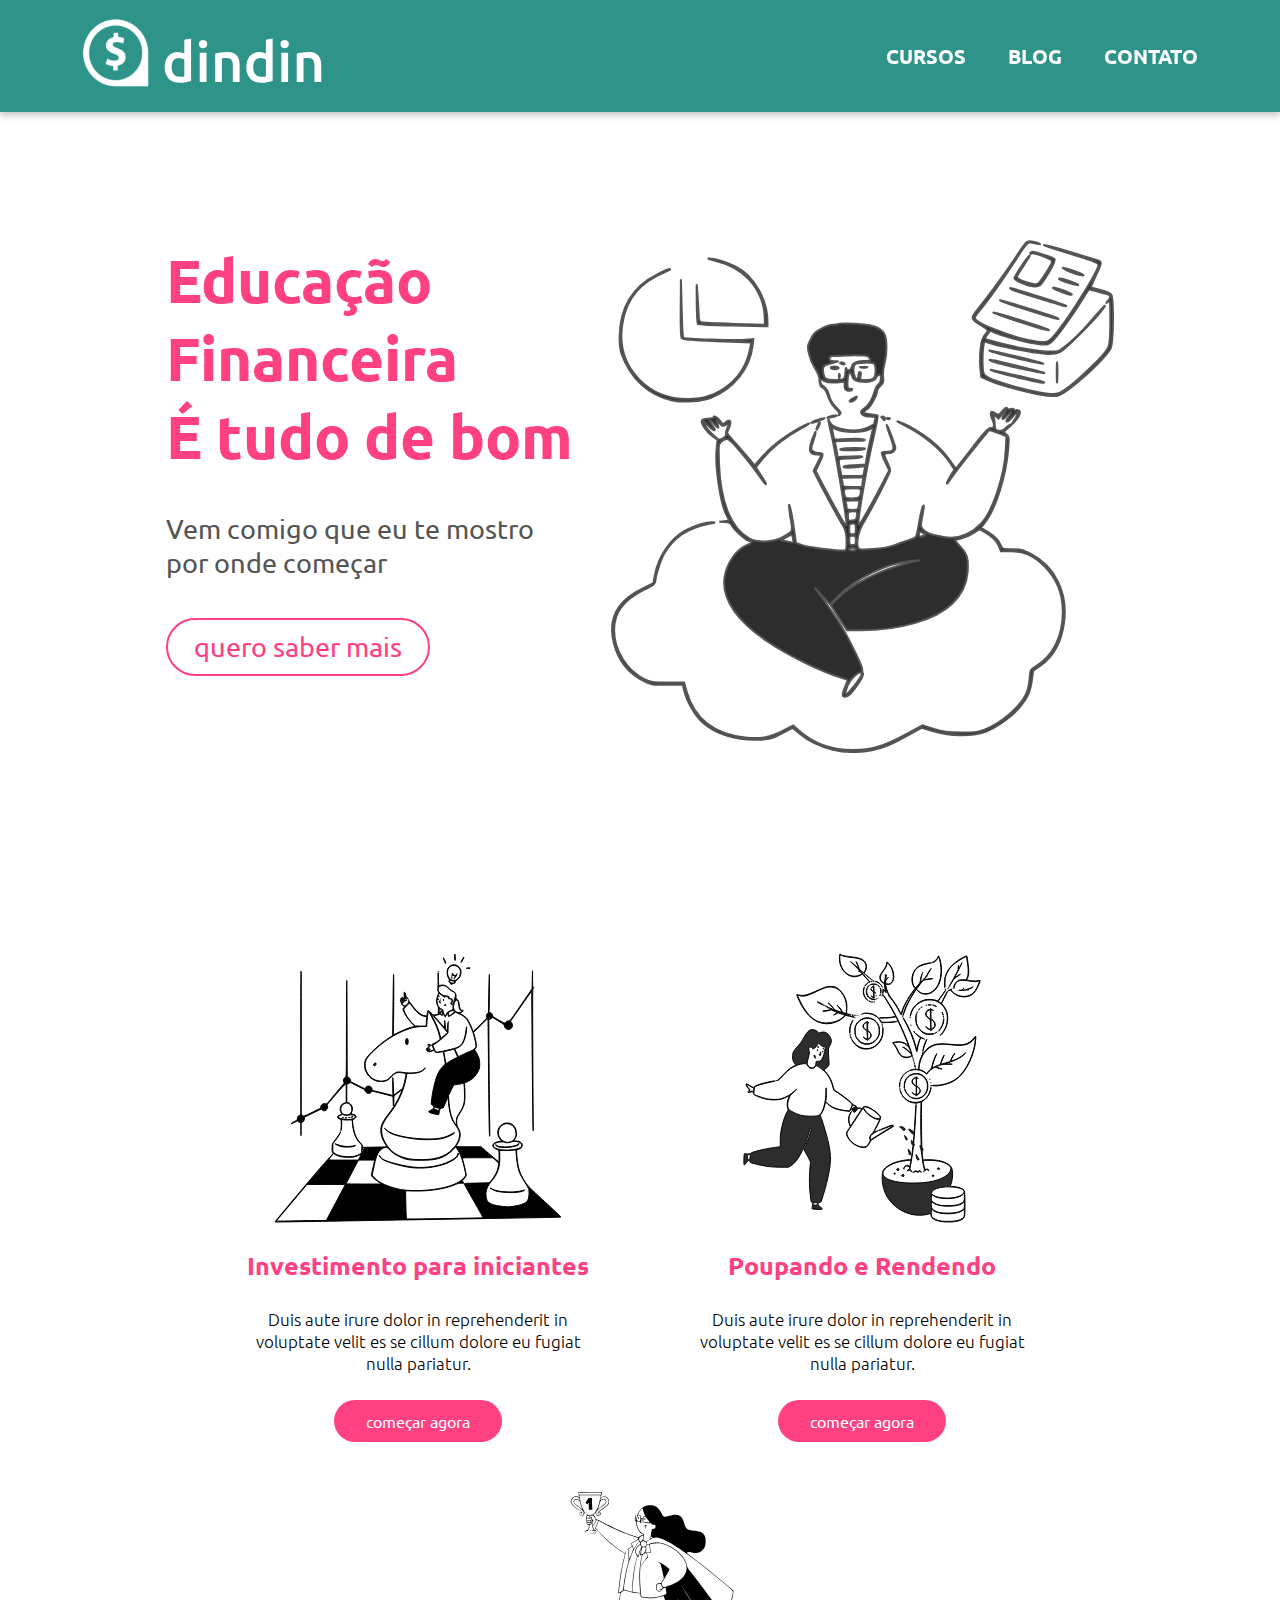
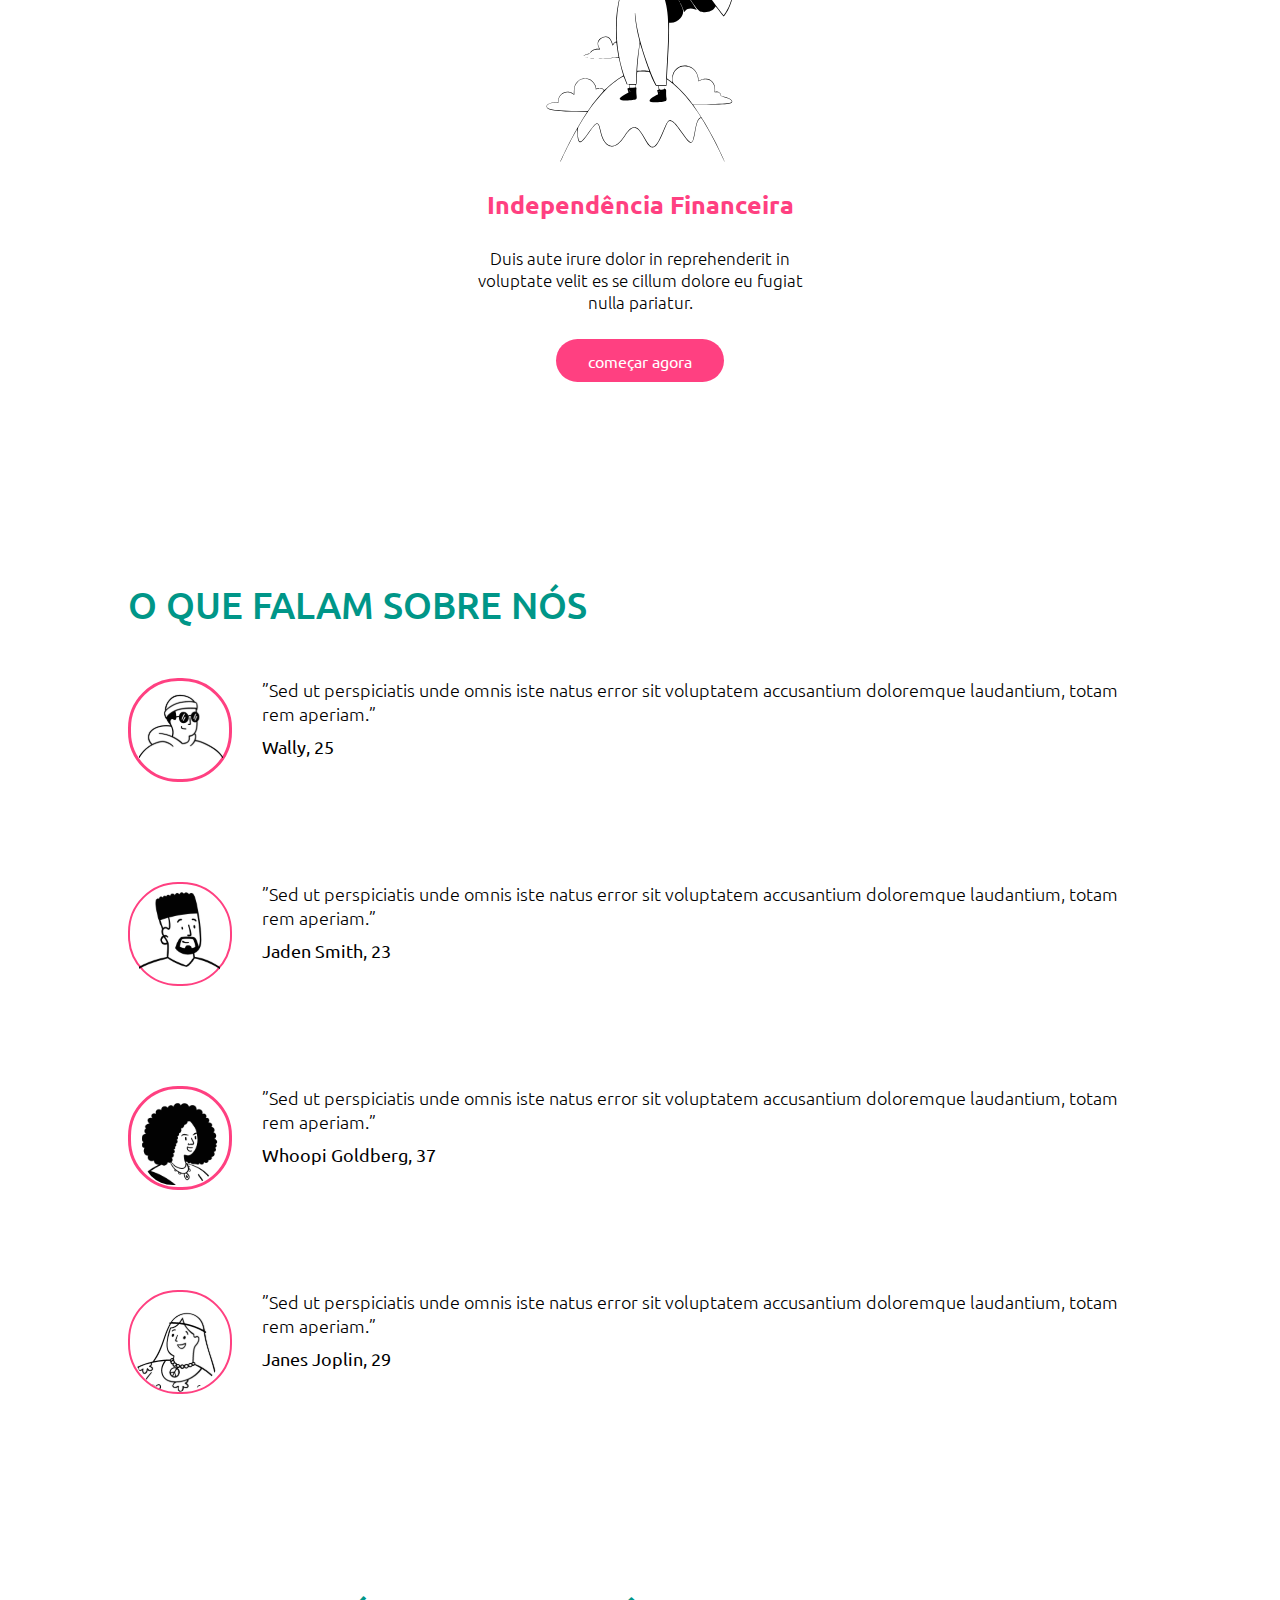
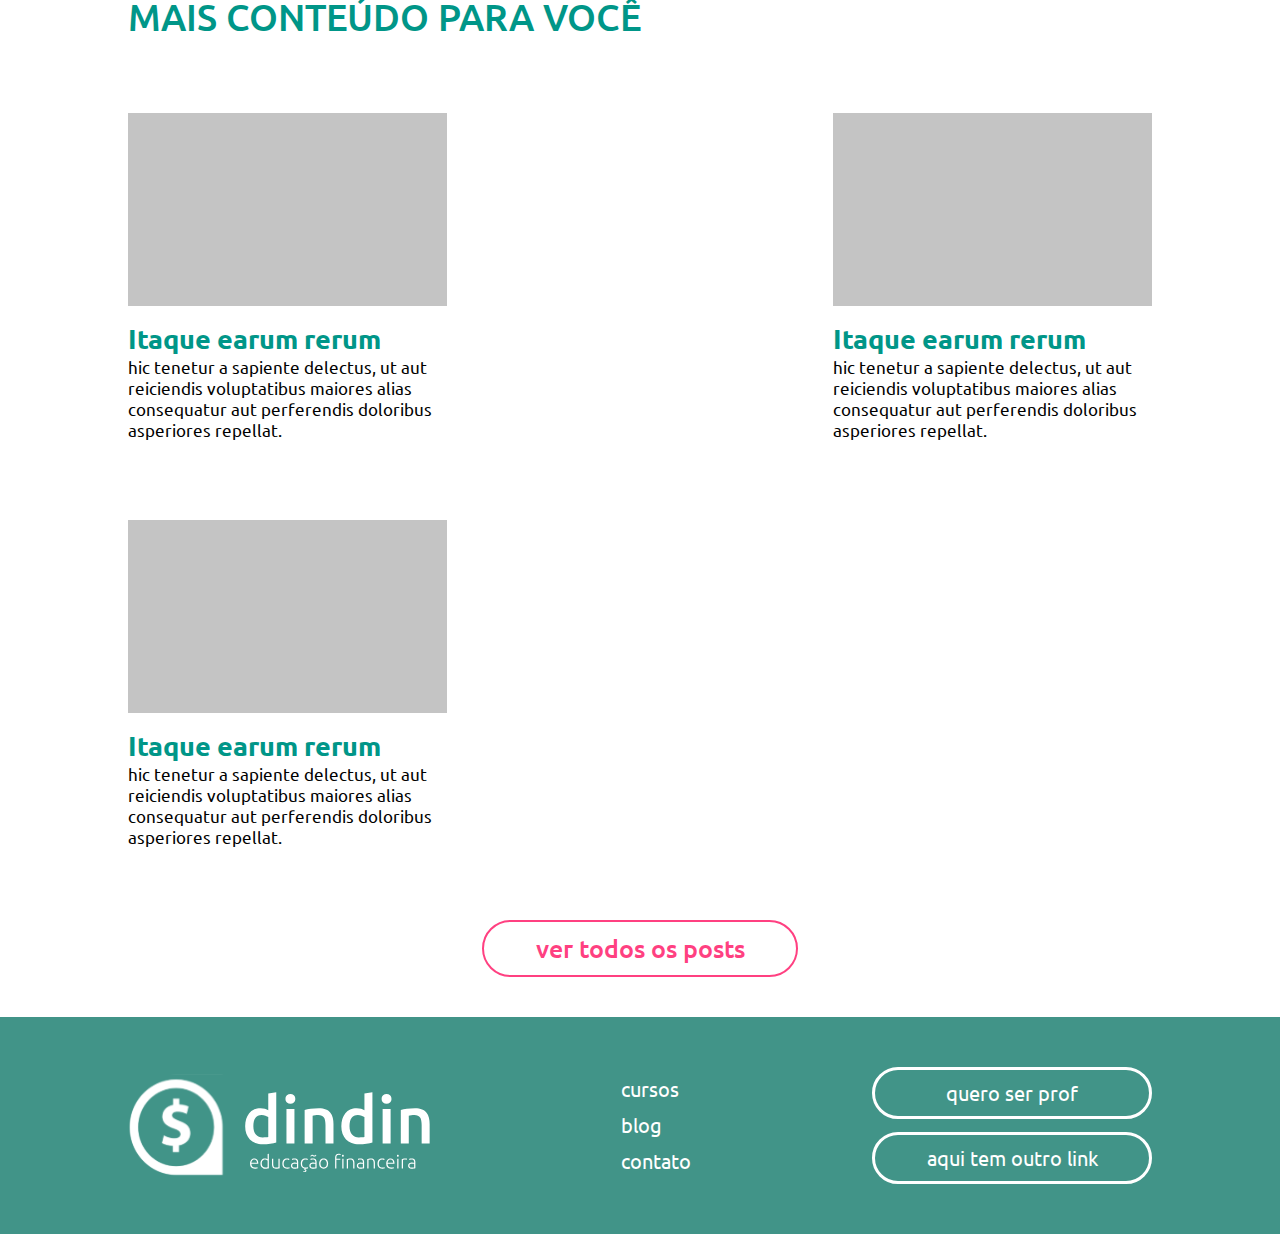
<file: Homepage.html>
<!DOCTYPE html>
<html lang="en">

<head>
    <link rel="stylesheet" href="/style/global.css">
    <link rel="stylesheet" href="/style/homepage-style.css">
    <link rel="preconnect" href="https://fonts.googleapis.com">
    <link rel="preconnect" href="https://fonts.gstatic.com" crossorigin>
    <link  href="https://fonts.googleapis.com/css2?family=Ubuntu:ital,wght@0,300;0,400;0,500;0,700;1,300;1,400;1,500;1,700&display=swap" rel="stylesheet">
    <meta charset="UTF-8">
    <meta http-equiv="X-UA-Compatible" content="IE=edge">
    <meta name="viewport" content="width=device-width, initial-scale=1.0">
    <title>Início</title>

</head>

<body>

    <header class="header">
        <a href="homepage.html"><img src="/images/logo-header.svg" alt="" class="logo-header"></a>
        <div class="nav-container"> <a href="courses.html">CURSOS</a><a href="blog.html">BLOG</a><a href="contact.html">CONTATO</a> </div>
    </header>

    <main>
        <div class="banner">
            <div class="banner-content">
                <div>
                    <p class="banner-title">Educação</p>
                    <p class="banner-title">Financeira</p>
                    <p class="banner-title">É tudo de bom</p>
                </div>
                <div>
                    <p class="banner-text">Vem comigo que eu te mostro</p>
                    <p class="banner-text">por onde começar</p>
                </div>
                <a href="courses.html" class="banner-button">quero saber mais</a>
            </div>
            <img src="/images/ilustra-banner.svg" alt="banner" class="banner-img">
        </div>

        <div class="courses">
            <div class="course-card"><img src="/images/curso-1.svg" alt="" class="course-image">
                <p class="course-title">Investimento para iniciantes</p>
                <p class="course-description">Duis aute irure dolor in reprehenderit in voluptate velit es se cillum
                    dolore eu fugiat nulla pariatur.</p>
                <a href="course.html" class="course-button">começar agora</a>
            </div>
            <div class="course-card"><img src="/images/curso-2.svg" alt="" class="course-image">
                <p class="course-title">Poupando e Rendendo</p>
                <p class="course-description">Duis aute irure dolor in reprehenderit in voluptate velit es se cillum
                    dolore eu fugiat nulla pariatur.</p>
                <a href="course.html" class="course-button">começar agora</a>
            </div>
            <div class="course-card"><img src="/images/curso-3.svg" alt="" class="course-image">
                <p class="course-title">Independência Financeira</p>
                <p class="course-description">Duis aute irure dolor in reprehenderit in voluptate velit es se cillum
                    dolore eu fugiat nulla pariatur.</p>
                <a href="course.html" class="course-button">começar agora</a>
            </div>
        </div>

        <div class="statements">
            <div class="title">O QUE FALAM SOBRE NÓS</div>
            <div class="card-container">
                <div class="statements-card"><img src="/images/statements-icon-1.svg" alt="" class="statements-icon">
                    <div class="statements-content">
                        <span class="statements-text">
                            ”Sed ut perspiciatis unde omnis iste natus
                            error sit voluptatem accusantium doloremque
                            laudantium, totam
                            rem aperiam.”
                        </span>
                        <p class="statements-name">Wally, 25</p>
                    </div>
                </div>
                <div class="statements-card"><img src="/images/statements-icon-2.svg" alt="" class="statements-icon">
                    <div class="statements-content">
                        <span class="statements-text">
                            ”Sed ut perspiciatis unde omnis iste natus
                            error sit voluptatem accusantium doloremque
                            laudantium, totam
                            rem aperiam.”
                        </span>
                        <p class="statements-name">Jaden Smith, 23</p>
                    </div>
                </div>
                <div class="statements-card"><img src="/images/statements-icon-3.svg" alt="" class="statements-icon">
                    <div class="statements-content">
                        <span class="statements-text">
                            ”Sed ut perspiciatis unde omnis iste natus
                            error sit voluptatem accusantium doloremque
                            laudantium, totam
                            rem aperiam.”
                        </span>
                        <p class="statements-name">Whoopi Goldberg, 37</p>
                    </div>
                </div>
                <div class="statements-card"><img src="/images/statements-icon-4.svg" alt="" class="statements-icon">
                    <div class="statements-content">
                        <span class="statements-text">
                            ”Sed ut perspiciatis unde omnis iste natus
                            error sit voluptatem accusantium doloremque
                            laudantium, totam
                            rem aperiam.”
                        </span>
                        <p class="statements-name">Janes Joplin, 29</p>
                    </div>
                </div>
            </div>
        </div>

        <div class="blog">
            <div class="title">MAIS CONTEÚDO PARA VOCÊ</div>
            <div class="article-container">
                <div class="article">
                    <a href="article.html"><img src="/images/article-image.svg" alt="article image"></a>
                    <div>
                        <div class="article-title">Itaque earum rerum</div>
                        <p class="article-preview">
                            hic tenetur a sapiente delectus, ut aut reiciendis voluptatibus maiores alias consequatur
                            aut
                            perferendis doloribus asperiores repellat.</p>
                    </div>
                </div>
                <div class="article">
                    <a href="article.html"><img src="/images/article-image.svg" alt="article image"></a>
                    <div>
                        <div class="article-title">Itaque earum rerum</div>
                        <p class="article-preview">
                            hic tenetur a sapiente delectus, ut aut reiciendis voluptatibus maiores alias consequatur
                            aut
                            perferendis doloribus asperiores repellat.</p>
                    </div>
                </div>
                <div class="article">
                    <a href="article.html"><img src="/images/article-image.svg" alt="article image"></a>
                    <div>
                        <div class="article-title">Itaque earum rerum</div>
                        <p class="article-preview">
                            hic tenetur a sapiente delectus, ut aut reiciendis voluptatibus maiores alias consequatur
                            aut
                            perferendis doloribus asperiores repellat.</p>
                    </div>
                </div>
            </div>
            <a href="blog.html" class="more-blog">ver todos os posts</a>
        </div>


    </main>

    <footer class="footer">
        <img src="/images/logo-footer.svg" alt="" class="logo-footer">
        <div class="footer-nav"> <a href="courses.html">cursos</a><a href="blog.html">blog</a><a href="contact.html">contato</a> </div>
        <div class="footer-buttons"><a href="contact.html">quero ser prof</a><a href="article.html">aqui tem outro link</a></div>
    </footer>


</body>

</html>
</file>
<file: style/global.css>
* {
    font-family: 'Ubuntu', sans-serif;
    font-size: 16px;
    margin: 0;
    padding: 0;
    box-sizing: border-box;
}

.header {
    display: flex;
    background-color: #2E948A;
    justify-content: space-between;
    padding: 1rem 5.125rem 1rem 5.125rem;
    box-shadow: 0px 3px 7px rgba(0, 0, 0, 0.25);
    position: fixed;
    width: 100%;
}

.nav-container {
    display: flex;
    gap: 42px;
    align-items: center;
}

.nav-container a {
    color: white;
    text-decoration: none;
    font-weight: 700;
    font-size: 20px;
}

.footer {
    display: flex;
    background: #419488;
    justify-content: space-between;
    padding: 3.125rem 8rem 3.125rem 8rem;
    gap: 30px;
    flex-wrap: wrap;
}


.footer-nav {
    display: flex;
    flex-direction: column;
    gap: 10px;
    align-self: center;
}

.footer-nav a {
    font-weight: 400;
    font-size: 20px;
    color: white;
    text-decoration: none;
}

.footer-buttons {
    display: flex;
    flex-direction: column;
    gap: 13px;
    align-items: center;
}

.footer-buttons a {
    font-weight: 400;
    font-size: 20px;
    color: white;
    border: 3px solid #FFFFFF;
    box-sizing: border-box;
    border-radius: 62px;
    text-decoration: none;
    padding: 10px 50px;
    min-width: 280px;
    text-align: center;
}


@media only screen and (max-width: 1024px){
    .logo-footer{
        width: 250px;
    }

    .footer-nav a{
        font-size: 18px;
    }

    .footer-buttons a{
        font-size: 18px;
    }

    
}


@media only screen and (max-width: 768px){

    .footer{
        justify-content: space-around;
    }

    .header{
        gap: 30px;
        flex-wrap: wrap;
        justify-content: center;
    }

}

@media only screen and (max-width: 600px){
   .logo-header{
       width: 200px;
   }

   .nav-container a{
       font-size: 18px;
   }
}

@media only screen and (max-width: 375px){
    .header{
        flex-wrap: wrap;
        gap: 30px;
    }

    .logo-footer{
        width: 250px;
    }

    .nav-container a{
        font-size: 16px;
    }

    .footer-nav a{
        font-size: 18px;
    }

    .footer-buttons a{
        font-size: 18px;
    }

}
</file>
<file: style/homepage-style.css>
main {
    padding-top: 15rem;
    padding-bottom: 2.5rem;
    display: flex;
    flex-direction: column;
    gap: 200px;
}

.banner {
    display: flex;
    justify-content: space-evenly;
    width: 80%;
    margin: 0 auto;
}

.banner-content {
    display: flex;
    flex-direction: column;
    gap: 38px;
}

.banner-title {
    font-weight: 700;
    font-size: 60px;
    color: #FF4081;
}

.banner-text {
    font-weight: 400;
    font-size: 27px;
    color: #555555;
}

.banner-button {
    padding: .625rem 1.625rem;
    font-size: 27px;
    color: #FF4081;
    border: 2px solid #FF4081;
    box-sizing: border-box;
    border-radius: 62px;
    align-self: flex-start;
    text-decoration: none;
}

.courses {
    display: flex;
    margin: 0 auto;
    gap: 100px;
    width: 80%;
}

.course-card {
    display: flex;
    flex-direction: column;
    gap: 26px;
    width: 344px;
}

.course-image {
    max-height: 270px;
}

.course-title {
    font-weight: 700;
    font-size: 25px;
    color: #FF4081;
    text-align: center;
}

.course-description {
    font-weight: 300;
    font-size: 17px;
    color: #000000;
    text-align: center;
}

.course-button {
    background: #FF4081;
    border-radius: 62px;
    color: #FFFFFF;
    text-align: center;
    text-decoration: none;
    align-self: center;
    padding: 0.7rem 2rem;
}


.statements {
    display: flex;
    flex-direction: column;
    gap: 50px;
    margin: 0 auto;
    width: 80%;
}

.title {
    font-weight: 500;
    font-size: 37px;
    color: #009688;
}

.card-container {
    display: grid;
    grid-template-columns: repeat(2, 1fr);
    grid-template-rows: repeat(2, auto);
    row-gap: 100px;
    column-gap: 100px;
}

.statements-card {
    display: flex;
    gap: 30px;
    min-width: 505px;
}

.statements-icon {
    width: 104px;
}

.statements-content {
    display: flex;
    flex-direction: column;
    gap: 10px;
}

.statements-text {
    font-weight: 300;
    font-size: 18px;
    color: #000000;
}

.statements-name {
    font-weight: 400;
    font-size: 18px;
    color: #000000;
}

.blog {
    display: flex;
    flex-direction: column;
    gap: 73px;
    margin: 0 auto;
    width: 80%;
}

.article-container {
    display: flex;
    justify-content: space-between;
    gap: 80px
}

.article {
    display: flex;
    flex-direction: column;
    max-width: 319px;
    gap: 12px;
}

.article-title {
    font-weight: 700;
    font-size: 27px;
    color: #009688;
}

.article-preview {
    font-size: 17px;
}

.more-blog {
    font-weight: 500;
    font-size: 25px;
    color: #FF4081;
    text-decoration: none;
    padding: .625rem 3.2rem;
    border: 2px solid #FF4081;
    border-radius: 62px;
    text-align: center;
    align-self: center;
}

@media only screen and (min-width: 1920px) {
    .banner{
        width: 70%;
    }

    .courses{
        width: 70%;
    }

    .statements{
        width: 70%;
    }

    .blog{
        width: 70%;
    }

    .statements-card{
        max-width: 505px;
    }
}

@media only screen and (max-width: 1280px) {
    .courses {
        flex-wrap: wrap;
        justify-content: center;
        column-gap: 100px;
        row-gap: 50px;
        width: 80%;
    }

    .card-container {
        grid-template-columns: repeat(1, 1fr);
        grid-template-rows: repeat(1, auto);
    }

    .banner{
        flex-wrap: wrap-reverse;
        row-gap: 100px;
    }

    .article-container{
        flex-wrap: wrap;
    }


}

@media only screen and (max-width: 1024px){
    .banner-img{
        width: 300px;
    }

    .banner-title{
        font-size: 40px;
    }

    .banner-text{
        font-size: 20px;
    }

    .banner-button{
        font-size: 18px;
    }
    
    .card-container{
        justify-content: center;
    }

    .article-container{
        justify-content: space-evenly;
    }

    .article{
        width: 250px;
    }
}

@media only screen and (max-width: 768px){
    .statements-card{
        min-width: unset;
    }
}

@media only screen and (max-width: 375px){
    .statements-card{
        flex-wrap: wrap;
        justify-content: center;
    }

    .statements-content{
        text-align: center;
        max-width: 200px;
    }

    .banner-content{
        gap: 20px;
    }

    .banner-img{
        width: 250px;
    }

    .banner-title{
        font-size: 35px;
    }

    .banner-text{
        font-size: 20px;
    }

    .banner-button{
        font-size: 18px;
    }

    .more-blog{
        font-size: 20px;
        padding: 0.25rem 1.2rem;
    }

    .banner{
        row-gap: 30px;
    }


}
</file>
<file: style/article-style.css>
main {
    padding-top: 151px;
    padding-bottom: 100px;
    display: flex;
    flex-direction: column;
    gap: 100px;
}

.intro-container{
    width: 80%;
    display: flex;
    flex-direction: column;
    margin: 0 auto;
    text-align: center;
}

.article-title{
    font-weight: 500;
    font-size: 50px;
    color: #FF4081;
}

.article-date{
    font-weight: 300;
    font-size: 18px;
    color: #9D9D9D;
}

.article-container{
    width: 80%;
    display: flex;
    flex-direction: column;
    margin: 0 auto;
    row-gap: 65px;
}

.article-text{
    font-weight: 300;
    font-size: 18px;
}

.article-subtitle{
    color: #419488;
    font-size: 24px;
    font-weight: 500;
}

.auxiliar-container{
    display: flex;
    flex-direction: column;
    row-gap: 20px;
}

.article-image{
    width: 100%;
}

.courses-intro{
    display: flex;
    flex-direction: column;
    margin: 0 auto;
    row-gap: 100px;
    width: 90%;
}

.courses-title{
    font-weight: 500;
    font-size: 50px;
    color: #FF4081;
    text-align: center;
}

.courses {
    display: flex;
    justify-content: space-between;
    flex-wrap: wrap;
    row-gap: 75px;
    align-items: center;
}

.course-card {
    display: flex;
    flex-direction: column;
    row-gap: 26px;
    max-width: 344px;
}

.course-image {
    max-height: 270px;
}

.course-title {
    font-weight: 700;
    font-size: 25px;
    color: #FF4081;
    text-align: center;
}

.course-description {
    font-weight: 300;
    font-size: 17px;
    color: #000000;
    text-align: center;
}

.course-button {
    background: #FF4081;
    border-radius: 62px;
    color: #FFFFFF;
    text-align: center;
    text-decoration: none;
    align-self: center;
    padding: 0.7rem 2rem;
    margin-top: auto;
}








@media only screen and (min-width: 1920px){
    .article-container{
        width: 70%;
    }

    .article-text{
        font-size: 20px;
    }

    .article-subtitle{
        font-size: 30px;
    }

    .courses-intro{
        width: 70%;
    }
}

@media only screen and (max-width: 1024px){
    .courses{
        justify-content: center;
        column-gap: 150px;
    }

}

@media only screen and (max-width: 600px){
    .article-title{
        font-size: 40px;
    }

    .courses-title{
        font-size: 40px;
    }
}


@media only screen and (max-width: 375px){
    .article-title{
        font-size: 30px;
    }

    .article-date{
        font-size: 15px;
    }

    .courses-title{
        font-size: 30px;
    }
}

@media only screen and (max-width: 320px) {
    .intro-container{
        width: 90%;
    }

    .courses-intro{
        width: 90%;
    }
    
}
</file>
<file: style/blog-style.css>
main {
    padding-top: 151px;
    padding-bottom: 100px;
    display: flex;
    flex-direction: column;
    gap: 150px;
}

.intro{
    display: flex;
    width: 80%;
    margin: 0 auto;
    justify-content: space-evenly;
}

.intro-content{
    display: flex;
    flex-direction: column;
    row-gap: 40px;
    width: 30vw;
    padding-top: 60px;
}

.intro-title{
    font-weight: 700;
    font-size: 47px;
    color: #009688;
}

.intro-text{
    font-weight: 300;
    font-size: 20px;
}

.article-container{
    display: grid;
    grid-template-columns: repeat(2, 1fr);
    grid-template-rows: repeat(2, auto);
    column-gap: 120px;
    row-gap: 100px;
    width: 80%;
    margin: 0 auto;
}

.article-card{
    display: flex;
    flex-direction: column;
    row-gap: 15px;
}

.article-image{
    width: 100%;
}

.article-content{
    display: flex;
    flex-direction: column;
    row-gap: 20px;
}

.article-title{
    font-weight: 500;
    font-size: 30px;
    color: #FF4081;
}

.article-text{
    font-weight: 300;
    font-size: 17px;
}

@media only screen and (min-width:1920px){
    .intro-image{
        width: 500px;
    }

    .intro-title{
        font-size: 55px;
    }

    .intro-text{
        font-size: 24px;
    }

    .article-title{
        font-size: 35px;
    }
    
    .article-text{
        font-size: 24px;
    }
}


@media only screen and (max-width:1280px){
    .intro-image{
        width: 320px;
    }

    .intro-title{
        font-size: 42px;
    }

    .intro-text{
        font-size: 18px;
    }

    .article-title{
        font-size: 29px;
    }

}

@media only screen and (max-width:1024px){
    .intro-content{
        width: 41vw;
    }

    .intro-image{
        width: 300px;
    }

    .article-title{
        font-size: 26px;
    }

    .article-text{
        font-size: 16px;
    }

    .article-container{
        width: 90%;
    }

}



@media only screen and (max-width:600px){
    .intro-content{
        width: 41vw;
    }

    .intro-image{
        width: 280px;
    }

    .intro-title{
        font-size: 35px;
    }

}

@media only screen and (max-width:500px){
    .intro{
        flex-wrap: wrap-reverse;
    }

    .intro-image{
        width: 350px;
    }

   .intro-content{
       width: 71vw;
   }

   .intro-text{
       font-size: 20px;
   }

   .article-container{
    grid-template-columns: repeat(1, 1fr);
    grid-template-rows: repeat(1, auto);
    width: 80%;
    }

}
</file>
<file: style/contact-style.css>
main {
    padding-top: 151px;
    padding-bottom: 100px;
    display: flex;
    flex-direction: column;
    gap: 150px;
}

.contact-container{
    display: flex;
    width: 80%;
    margin: 0 auto;
    justify-content: space-around;
}


.contact-form{
    display: flex;
    flex-direction: column;
    gap: 15px;
    width: 35vw;
}

.contact-title{
    font-weight: 700;
    font-size: 40px;
    color: #FF4081;
    margin-bottom: 30px;
}

.input{
    padding: 5px 25px;
    border-radius: 7px;
    border: 1px solid #686868;
}

.message{
    padding: 15px 25px;
    border-radius: 7px;
    border: 1px solid #686868;
    resize: none;
}

.contact-button{
    padding: 5px 35px;
    font-size: 16px;
    font-weight: 800;
    text-align: center;
    align-self: start;
    background: #FF4081;
    border-radius: 50px;
    color: white;
    border: 0;
}

.contact-image{
    width: 350px;
}

@media only screen and (min-width:1920px){
    main{
        padding-top: 240px;
        padding-bottom: 191px;
    }

    .contact-image{
        width: 500px;
    }

    .contact-title{
        font-size: 50px;
    }

    .input{
        font-size: 20px;
    }

    .message{
        font-size: 20px;
    }

    .contact-button{
        font-size: 22px;
    }
}

@media only screen and (max-width:768px){
    .contact-image{
        width: 350px;
    }

    .contact-container{
        width: 90%;
    }
}

@media only screen and (max-width:600px){
    .contact-image{
        display: none;
    }

    .contact-form{
        width: 100%;
    }
}
</file>
<file: style/course-style.css>
main {
    padding-top: 10rem;
    padding-bottom: 2.5rem;
    display: flex;
    flex-direction: column;
    gap: 150px;
}

.course-intro{
    display: flex;
    width: 80%;
    margin: 0 auto;
    justify-content: space-around;
}

.course-image{
    width: 380px;
    height: 400px;
}

.course-content{
    width: 32vw;
    display: flex;
    flex-direction: column;
    row-gap: 20px;
}

.course-title{
    font-weight: 700;
    font-size: 60px;
    color: #FF4081;
}

.course-text{
    font-weight: 300;
    font-size: 20px;

}

.classes{
    display: flex;
    flex-direction: column;
    row-gap: 50px;
    width: 80%;
    margin: 0 auto;
}

.auxiliar-container{
    border-bottom: 3px solid #C4C4C4;
}

.classes-container{
    display: flex;
    column-gap: 75px;
    padding-bottom: 75px;
    margin: 0 auto;
    width: 80%;
    max-width: 1000px;
}

/* .auxiliar-container{
    display: flex;
    row-gap: 50px;
} */

.classes-video{
    width: 450px;
}

.classes-content{
    display: flex;
    flex-direction: column;
    row-gap: 15px;
}

.classes-title{
    font-weight: 700;
    font-size: 35px;
    color: #FF4081;
}

.classes-text{
    font-size: 20px;
}

#last-container{
    border-bottom: unset;
}

@media only screen and (min-width: 1920px){

    .course-intro{
        width: 85%;
    }

    .course-image{
        width: 550px;
        height: unset;
    }

    .course-content{
        width: 36vw;
    }

    .course-title{
        font-size: 70px;
    }

    .course-text{
        font-size: 30px;
    }
}


@media only screen and (max-width: 1280px){
    .course-image{
        width: 350px;
        height: unset;
    }

    .course-content{
        width: 32vw;
    }

    .course-title{
        font-size: 50px;
    }

    .course-text{
        font-size: 18px;
    }

    .classes-video{
        width: 380px;
    }

}

@media only screen and (max-width: 1024px){
    .course-content{

    }

    .course-image{
        width: 320px;
    }

    .course-title{
        font-size: 40px;
    }

    .course-text{
        font-size: 16px;
    }

    .classes{
        width: 90%;
    }

    .classes-text{
        font-size: 18px;
    }

}

@media only screen and (max-width: 768px){
    .course-intro{
        column-gap: 50px;
        width: 85%;
    }

    .course-image{
        width: 280px;
    }

    .course-content{
        width: 46vw;
    }

    .classes-video{
        width: 250px;
    }

    .classes-text{
        font-size: 16px;
    }
}

@media only screen and (max-width: 600px){
    main{
        padding-top: 12rem;
    }

    .course-intro{
        flex-wrap: wrap-reverse;
        row-gap: 40px;
    }

    .course-image{
        width: unset;
    }

    .classes-container{
        flex-wrap: wrap;
        row-gap: 20px;
    }
}

@media only screen and (max-width: 425px){

    .course-content{
        width: 84vw;
    }

    .course-image{
        width: 250px;
    }

    .course-title{
        font-size: 35px;
    }
}
</file>
<file: style/courses-style.css>
.random{
    height: 500px;
}

main {
    padding-top: 10rem;
    padding-bottom: 2.5rem;
    display: flex;
    flex-direction: column;
    gap: 150px;
}

.intro-content{
    width: 85%;
    display: flex;
    margin: 0 auto;
    flex-direction: column;
}

.intro-title{
    font-weight: 700;
    font-size: 60px;
    color: #FF4081;
}

.intro-text{
    font-weight: 400;
    font-size: 20px;
    color: #555555;
}

.course-container{
    width: 85%;
    display: flex;
    margin: 0 auto;
    padding: 0 25px;
    column-gap: 50px;
    border-bottom: 5px solid #C4C4C4;
    padding-bottom: 70px;
}

.course-image{
    width: 100%;
}

.course-content{
    display: flex;
    flex-direction: column;
    row-gap: 40px;
}

.course-title{
    font-size: 35px;
    font-weight: 700;
    color: #FF4081;
}

.course-text{
    font-size: 18px;
    width: 51vw;
}

.course-button{
    text-decoration: none;
    font-size: 20px;
    font-weight: 400;
    color: #FFFFFF;
    padding: 16px 8px;
    background: #419488;
    border-radius: 62px;
    align-self: start;
    padding: 16px 50px;
    margin-top: 15px;
}

#last-course{
    border-bottom: none;
}

@media only screen and (min-width: 1920px){
    .intro-content{
        width: 80%;
    }

    .course-container{
        width: 80%;
    }

    .course-text{
        font-size: 24px;
    }

    .course-title{
        font-size: 45px;
    }

    .course-button{
        font-size: 30px;
    }

    .intro-title{
        font-size: 65px;
    }

    .intro-text{
        font-size: 27px;
    }
}

@media only screen and (max-width: 375px) {
    .intro-title{
        font-size: 40px;
    }

    .intro-text{
        font-size: 16px;
    }

    main{
        padding-top: 12rem;
    }
    
}

@media only screen and (max-width: 768px) {
    .main-container{
        gap: 50px;
    }
    
    .course-text{
        width: unset;
    }
}

@media only screen and (max-width: 375px) {
    
    main{
        padding-top: 12rem;
    }
    
    .intro-title{
        font-size: 35px;
    }

    .intro-text{
        font-size: 13px;
    }
    
    .course-container{
        flex-wrap: wrap;
        row-gap: 30px;
        justify-content: center;
        text-align: center;
    }

    .course-button{
        align-self: center;
    }

    .course-image{
        width: 75%;
    }

    .course-title{
        font-size: 25px;
    }
    
    .course-text{
        font-size: 15px
    }
    
}
</file>
